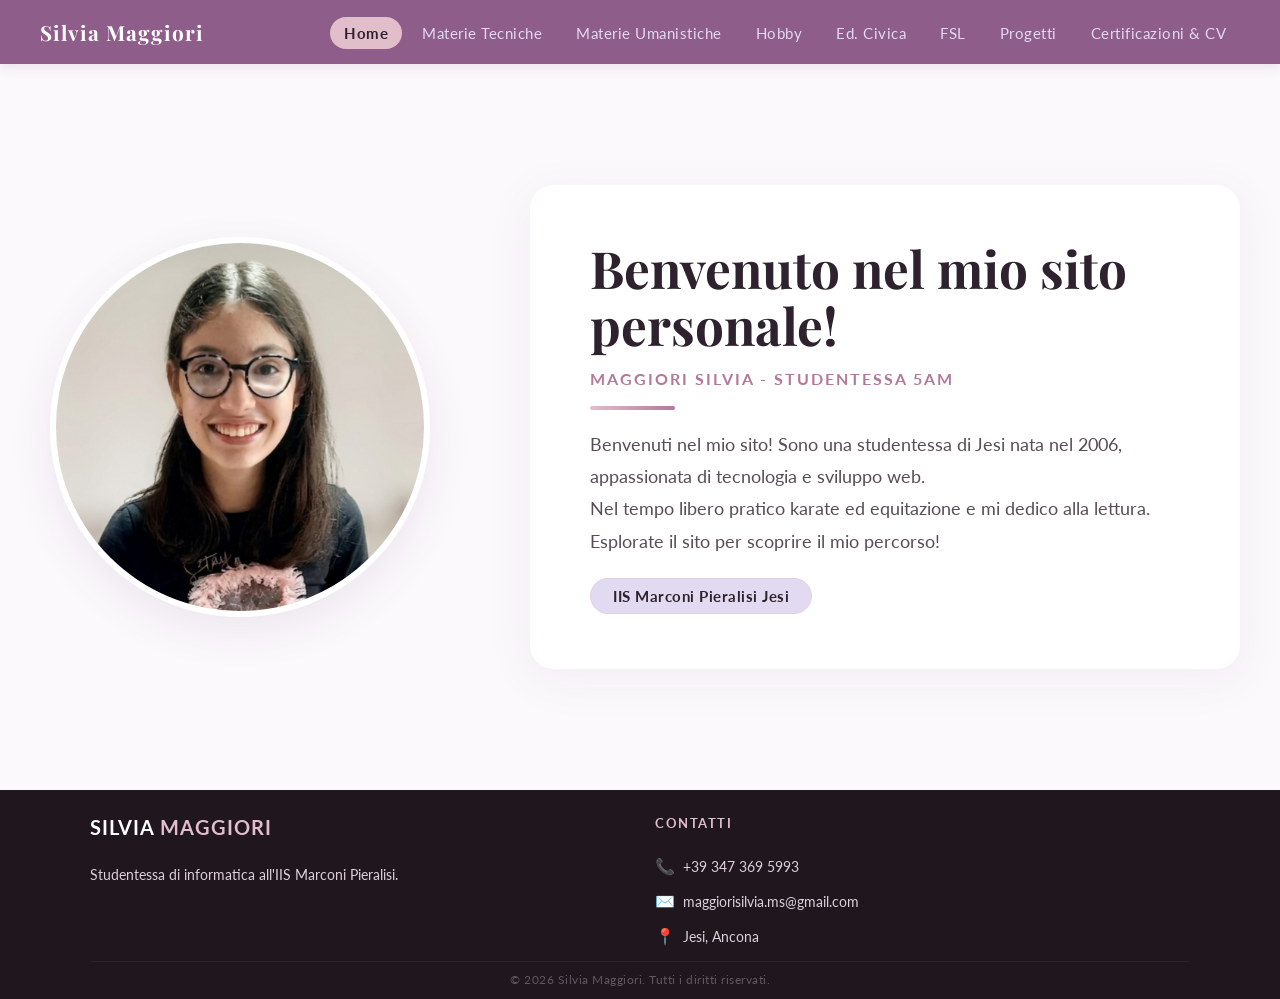
<file: index.html>
<!DOCTYPE html>
<html lang="it">
<head>
  <meta charset="UTF-8">
  <meta name="viewport" content="width=device-width, initial-scale=1.0">
  <title>Sito Personale - Home</title>
  <link href="https://fonts.googleapis.com/css2?family=Playfair+Display:wght@400;700&family=Lato:wght@300;400;700&display=swap" rel="stylesheet">
  <link rel="stylesheet" href="stile/style.css">
</head>
<body>

  <!-- NavBar  -->
  <nav>
    <a href="index.html" class="nav-logo">Silvia Maggiori</a>
    <ul class="nav-links">
      <li><a href="index.html" class="active">Home</a></li>
      <li><a href="materieTeniche.html">Materie Tecniche</a></li>
      <li><a href="materieUmanistiche.html">Materie Umanistiche</a></li>
      <li><a href="hobby.html">Hobby</a></li>
      <li><a href="edcivica.html">Ed. Civica</a></li>
      <li><a href="FSL.html">FSL</a></li>
      <li><a href="progetti.html">Progetti</a></li>
      <li><a href="cv.html">Certificazioni & CV</a></li>
    </ul>
    <button class="nav-hamburger" id="hamburger" aria-label="Menu">
      <span></span>
      <span></span>
      <span></span>
    </button>
  </nav>

  <!-- Menu Mobile -->
  <div class="nav-mobile-overlay" id="mobileNav">
    <a href="index.html" class="active">Home</a>
    <a href="materieTeniche.html">Materie Tecniche</a>
    <a href="materieUmanistiche.html">Materie Umanistiche</a>
    <a href="hobby.html">Hobby</a>
    <a href="edcivica.html">Ed. Civica</a>
    <a href="FSL.html">FSL</a>
    <a href="progetti.html">Progetti</a>
    <a href="cv.html">Certificazioni &amp; CV</a>
  </div>

  <!-- Card Personale -->
  <section class="hero">
    <div class="photo-container">
      <img src="img/foto mia.png" alt="Foto profilo" class="profile-image-round">
    </div>

    <div class="profile-card">
      <div class="profile-info">
        <h1 class="profile-name">Benvenuto nel mio sito personale!</h1>
        <p class="profile-subtitle">Maggiori Silvia - Studentessa 5am</p>
        <div class="divider"></div>
        <p class="profile-desc">
          Benvenuti nel mio sito! Sono una studentessa di Jesi nata nel 2006,
          appassionata di tecnologia e sviluppo web. <br>
          Nel tempo libero pratico
          karate ed equitazione e mi dedico alla lettura.
          Esplorate il sito per scoprire il mio percorso!
        </p>
        <div class="profile-badge">
           IIS Marconi Pieralisi Jesi
        </div>
      </div>
    </div>
  </section>

  <!-- Footer -->
  <footer>
    <div class="footer-container">
      <div class="footer-column bio">
        <h3>SILVIA <span class="highlight">MAGGIORI</span></h3>
        <p>Studentessa di informatica all'IIS Marconi Pieralisi.</p>
      </div>
      <div class="footer-column contacts">
        <h4>CONTATTI</h4>
        <ul>
          <li><span class="icon">📞</span> +39 347 369 5993</li>
          <li><span class="icon">✉️</span> <a href="mailto:maggiorisilvia.ms@gmail.com">maggiorisilvia.ms@gmail.com</a></li>
          <li><span class="icon">📍</span> Jesi, Ancona</li>
        </ul>
      </div>
    </div>
    <!-- Copyright -->
    <div class="footer-bottom">
      &copy; 2026 Silvia Maggiori. Tutti i diritti riservati.
    </div>
  </footer>

  <script>
    const btn = document.getElementById('hamburger');
    const menu = document.getElementById('mobileNav');
    btn.addEventListener('click', () => {
      btn.classList.toggle('open');
      menu.classList.toggle('open');
    });
  </script>

</body>
</html>
</file>
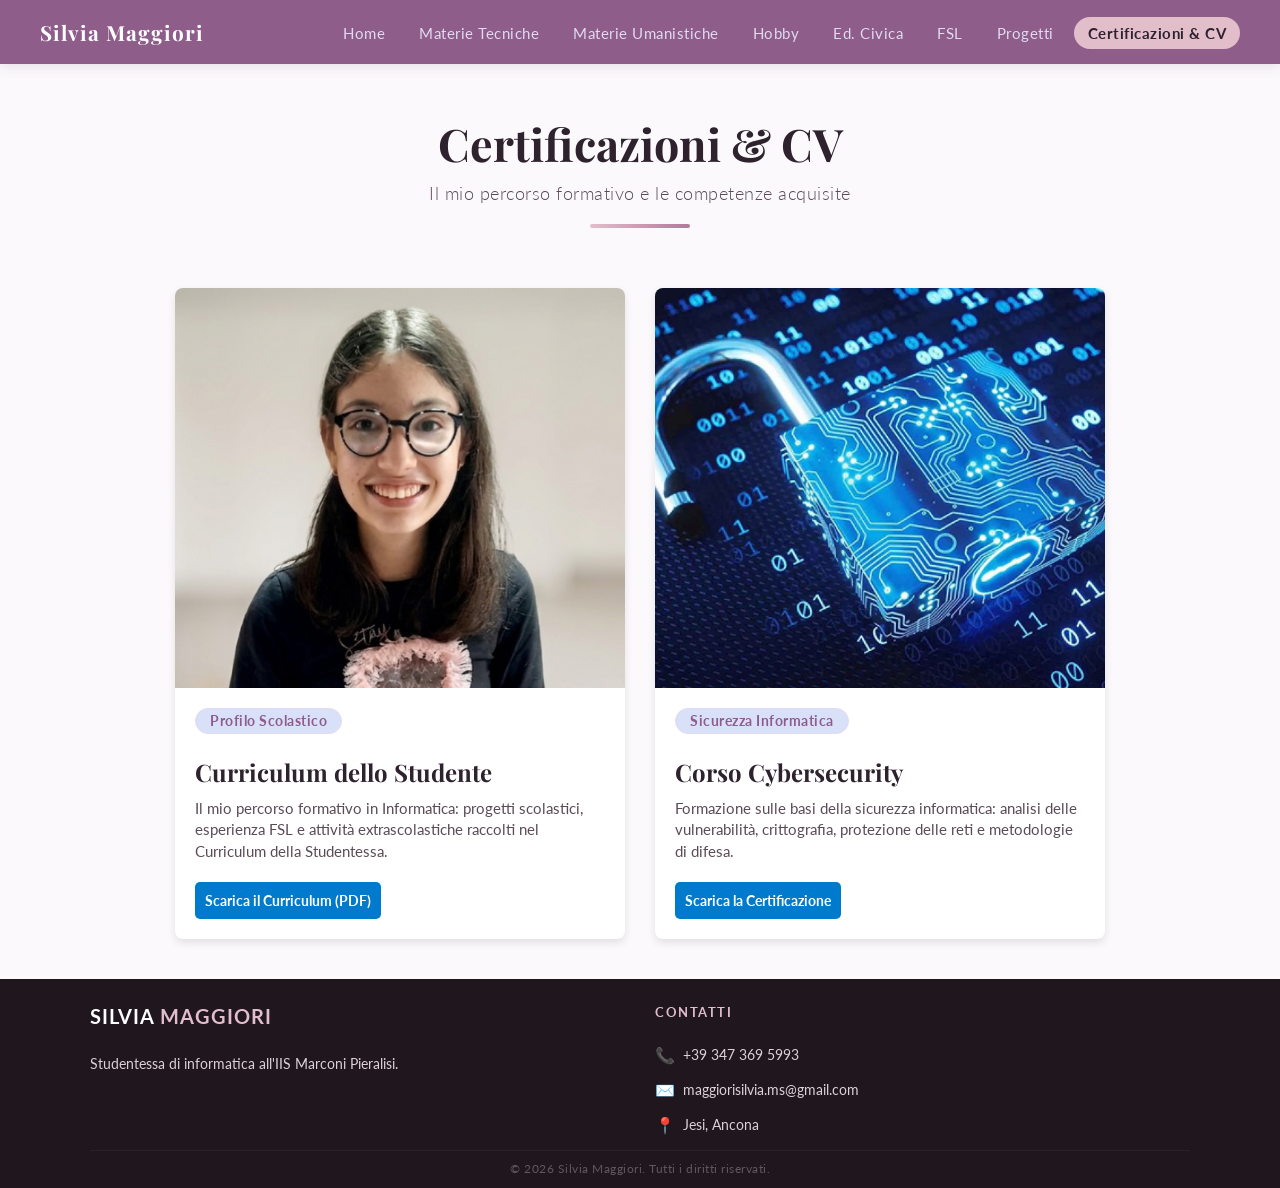
<file: cv.html>
<!DOCTYPE html>
<html lang="it">
<head>
  <meta charset="UTF-8">
  <meta name="viewport" content="width=device-width, initial-scale=1.0">
  <title>Certificazioni & CV - Sito Personale</title>
  <link href="https://fonts.googleapis.com/css2?family=Playfair+Display:wght@400;700&family=Lato:wght@300;400;700&display=swap" rel="stylesheet">
  <link rel="stylesheet" href="stile/style.css">
</head>
<body>

  <!-- Navbar -->
  <nav>
    <a href="index.html" class="nav-logo">Silvia Maggiori</a>
    <ul class="nav-links">
      <li><a href="index.html">Home</a></li>
      <li><a href="materieTeniche.html">Materie Tecniche</a></li>
      <li><a href="materieUmanistiche.html">Materie Umanistiche</a></li>
      <li><a href="hobby.html">Hobby</a></li>
      <li><a href="edcivica.html">Ed. Civica</a></li>
      <li><a href="FSL.html">FSL</a></li>
      <li><a href="progetti.html">Progetti</a></li>
      <li><a href="cv.html" class="active">Certificazioni & CV</a></li>
    </ul>
    <button class="nav-hamburger" id="hamburger" aria-label="Menu">
      <span></span>
      <span></span>
      <span></span>
    </button>
  </nav>

  <!-- Menu Mobile -->
  <div class="nav-mobile-overlay" id="mobileNav">
    <a href="index.html">Home</a>
    <a href="materieTeniche.html">Materie Tecniche</a>
    <a href="materieUmanistiche.html">Materie Umanistiche</a>
    <a href="hobby.html">Hobby</a>
    <a href="edcivica.html">Ed. Civica</a>
    <a href="FSL.html">FSL</a>
    <a href="progetti.html">Progetti</a>
    <a href="cv.html" class="active">Certificazioni &amp; CV</a>
  </div>

  <!--Titolo -->
  <header class="page-header">
    <h1 class="page-title">Certificazioni & CV</h1>
    <p class="page-subtitle">Il mio percorso formativo e le competenze acquisite</p>
    <div class="divider-center"></div>
  </header>

  <!-- Card Certificazioni -->
  <main style="display: flex; flex-wrap: wrap; justify-content: center; gap: 30px; padding: 40px 20px; max-width: 1200px; margin: 0 auto;">

    <!-- Cv -->
    <section class="pcto-card" style="flex: 1; min-width: 300px; max-width: 450px; display: flex; flex-direction: column; height: auto; margin: 0; box-shadow: 0 4px 8px rgba(0,0,0,0.1); border-radius: 8px; overflow: hidden;">
      <!-- Spazio foto: inserire img/foto mia.png -->
      <div class="pcto-image-wrapper" style="width: 100%; height: 200px; overflow: hidden;">
        <img src="img/foto mia.png" alt="Curriculum dello Studente" class="pcto-img" style="width: 100%; height: 100%; object-fit: cover;">
      </div>
      <div class="pcto-content" style="padding: 20px; flex-grow: 1; display: flex; flex-direction: column; justify-content: space-between;">
        <div>
          <span class="pcto-badge"> Profilo Scolastico</span>
          <h2 class="pcto-name" style="margin: 10px 0; font-size: 1.5rem;">Curriculum dello Studente</h2>
          <p class="pcto-desc" style="font-size: 0.95rem; line-height: 1.4;">
            Il mio percorso formativo in Informatica: progetti scolastici, esperienza  FSL
            e attività extrascolastiche raccolti nel Curriculum della Studentessa.
          </p>
        </div>
        <p style="margin-top: 20px;">
          <!-- Link al PDF del curriculum -->
          <a href="documenti/Curriculum_MGGSLV06R51E388K (1).pdf" download
            style="display: block; text-align: center; padding: 10px; background-color: #007acc; color: white; text-decoration: none; border-radius: 5px; font-weight: bold; font-size: 0.9rem;">
            Scarica il Curriculum (PDF)
          </a>
        </p>
      </div>
    </section>

    <!-- Cybersecurity -->
    <section class="pcto-card" style="flex: 1; min-width: 300px; max-width: 450px; display: flex; flex-direction: column; height: auto; margin: 0; box-shadow: 0 4px 8px rgba(0,0,0,0.1); border-radius: 8px; overflow: hidden;">
      <div class="pcto-image-wrapper" style="width: 100%; height: 200px; overflow: hidden;">
        <img src="img/sistemi.jpg" alt="Corso Cybersecurity" class="pcto-img" style="width: 100%; height: 100%; object-fit: cover;">
      </div>
      <div class="pcto-content" style="padding: 20px; flex-grow: 1; display: flex; flex-direction: column; justify-content: space-between;">
        <div>
          <span class="pcto-badge"> Sicurezza Informatica</span>
          <h2 class="pcto-name" style="margin: 10px 0; font-size: 1.5rem;">Corso Cybersecurity</h2>
          <p class="pcto-desc" style="font-size: 0.95rem; line-height: 1.4;">
            Formazione sulle basi della sicurezza informatica: analisi delle vulnerabilità,
            crittografia, protezione delle reti e metodologie di difesa.
          </p>
        </div>
        <p style="margin-top: 20px;">
          <!-- Link alla certificazione -->
          <a href="documenti/certificazione.pdf" download
            style="display: block; text-align: center; padding: 10px; background-color: #007acc; color: white; text-decoration: none; border-radius: 5px; font-weight: bold; font-size: 0.9rem;">
            Scarica la Certificazione
          </a>
        </p>
      </div>
    </section>

  </main>

  <!-- Footer-->
  <footer>
    <div class="footer-container">
      <div class="footer-column bio">
        <h3>SILVIA <span class="highlight">MAGGIORI</span></h3>
        <p>Studentessa di informatica all'IIS Marconi Pieralisi.</p>
      </div>
      <div class="footer-column contacts">
        <h4>CONTATTI</h4>
        <ul>
          <li><span class="icon">📞</span> +39 347 369 5993</li>
          <li><span class="icon">✉️</span> <a href="mailto:maggiorisilvia.ms@gmail.com">maggiorisilvia.ms@gmail.com</a></li>
          <li><span class="icon">📍</span> Jesi, Ancona</li>
        </ul>
      </div>
    </div>
    <div class="footer-bottom">
      &copy; 2026 Silvia Maggiori. Tutti i diritti riservati.
    </div>
  </footer>

  <script>
    const btn = document.getElementById('hamburger');
    const menu = document.getElementById('mobileNav');
    btn.addEventListener('click', () => {
      btn.classList.toggle('open');
      menu.classList.toggle('open');
    });
  </script>

</body>
</html>
</file>
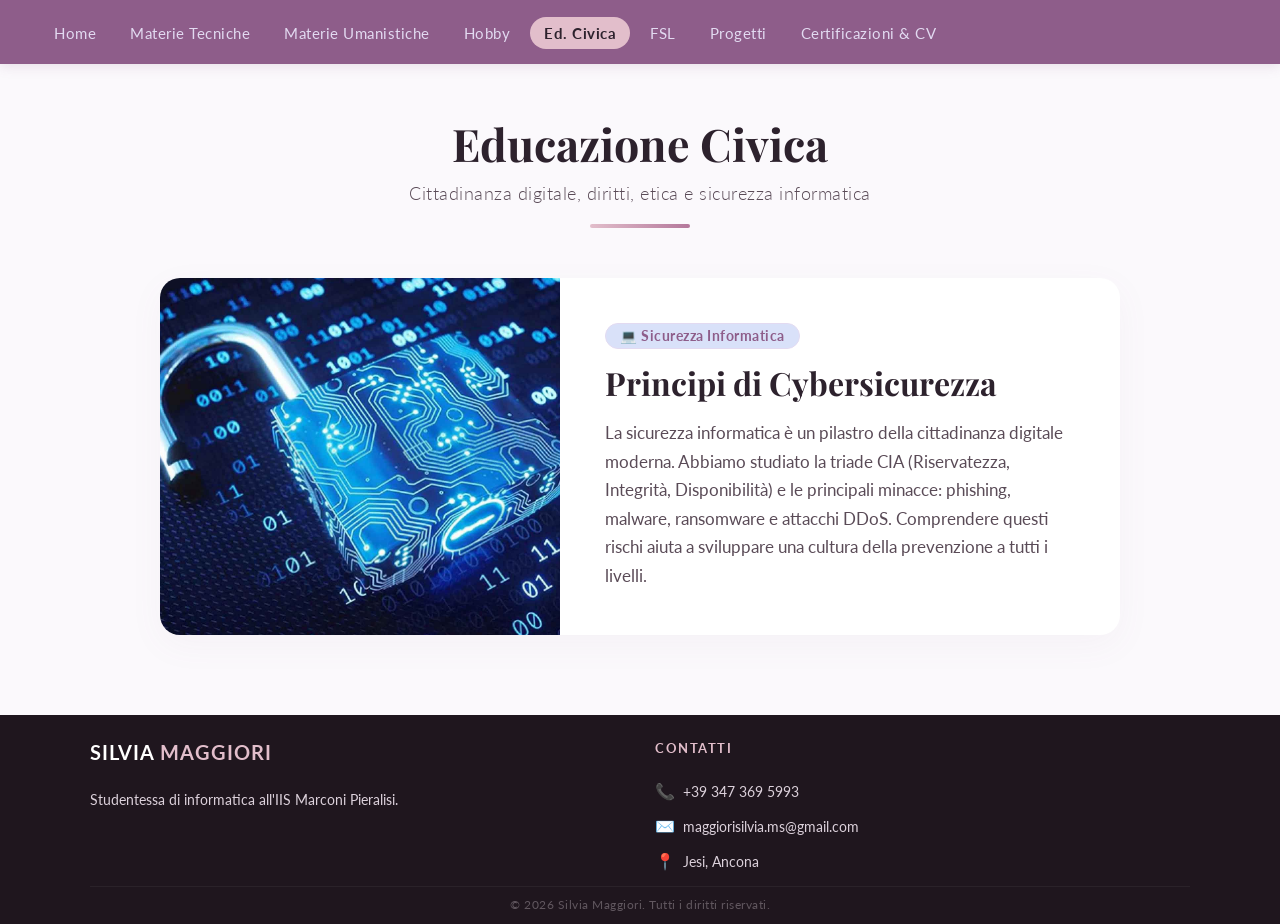
<file: edCivica.html>
<!DOCTYPE html>
<html lang="it">
<head>
  <meta charset="UTF-8">
  <meta name="viewport" content="width=device-width, initial-scale=1.0">
  <title>Educazione Civica - Sito Personale</title>
  <link href="https://fonts.googleapis.com/css2?family=Playfair+Display:wght@400;700&family=Lato:wght@300;400;700&display=swap" rel="stylesheet">
  <link rel="stylesheet" href="stile/style.css">
</head>
<body>

  <!-- NavBar -->
  <nav>
    <ul class="nav-links">
      <li><a href="index.html">Home</a></li>
      <li><a href="materieTeniche.html">Materie Tecniche</a></li>
      <li><a href="materieUmanistiche.html">Materie Umanistiche</a></li>
      <li><a href="hobby.html">Hobby</a></li>
      <li><a href="edcivica.html" class="active">Ed. Civica</a></li>
      <li><a href="FSL.html">FSL</a></li>
      <li><a href="progetti.html">Progetti</a></li>
      <li><a href="cv.html">Certificazioni & CV</a></li>
    </ul>
  </nav>

  <!-- Titolo -->
  <header class="page-header">
    <h1 class="page-title">Educazione Civica</h1>
    <p class="page-subtitle">Cittadinanza digitale, diritti, etica e sicurezza informatica</p>
    <div class="divider-center"></div>
  </header>

  <!-- Temi -->
  <main class="pcto-container">

    <!-- Cybersicurezza tema scelto -->
    <section class="pcto-card">
      <div class="pcto-image-wrapper">
        <img src="img/sistemi.jpg" alt="Cybersicurezza" class="pcto-img">
      </div>
      <div class="pcto-content">
        <span class="pcto-badge">💻 Sicurezza Informatica</span>
        <h2 class="pcto-name">Principi di Cybersicurezza</h2>
        <p class="pcto-desc">
          La sicurezza informatica è un pilastro della cittadinanza digitale moderna.
          Abbiamo studiato la triade CIA (Riservatezza, Integrità, Disponibilità) e le principali
          minacce: phishing, malware, ransomware e attacchi DDoS. Comprendere questi rischi
          aiuta a sviluppare una cultura della prevenzione a tutti i livelli.
        </p>
      </div>
    </section>    

  </main>

  <!-- Footer -->
  <footer>
    <div class="footer-container">
      <div class="footer-column bio">
        <h3>SILVIA <span class="highlight">MAGGIORI</span></h3>
        <p>Studentessa di informatica all'IIS Marconi Pieralisi.</p>
      </div>
      <div class="footer-column contacts">
        <h4>CONTATTI</h4>
        <ul>
          <li><span class="icon">📞</span> +39 347 369 5993</li>
          <li><span class="icon">✉️</span> <a href="mailto:maggiorisilvia.ms@gmail.com">maggiorisilvia.ms@gmail.com</a></li>
          <li><span class="icon">📍</span> Jesi, Ancona</li>
        </ul>
      </div>
    </div>
    <div class="footer-bottom">
      &copy; 2026 Silvia Maggiori. Tutti i diritti riservati.
    </div>
  </footer>

</body>
</html>
</file>
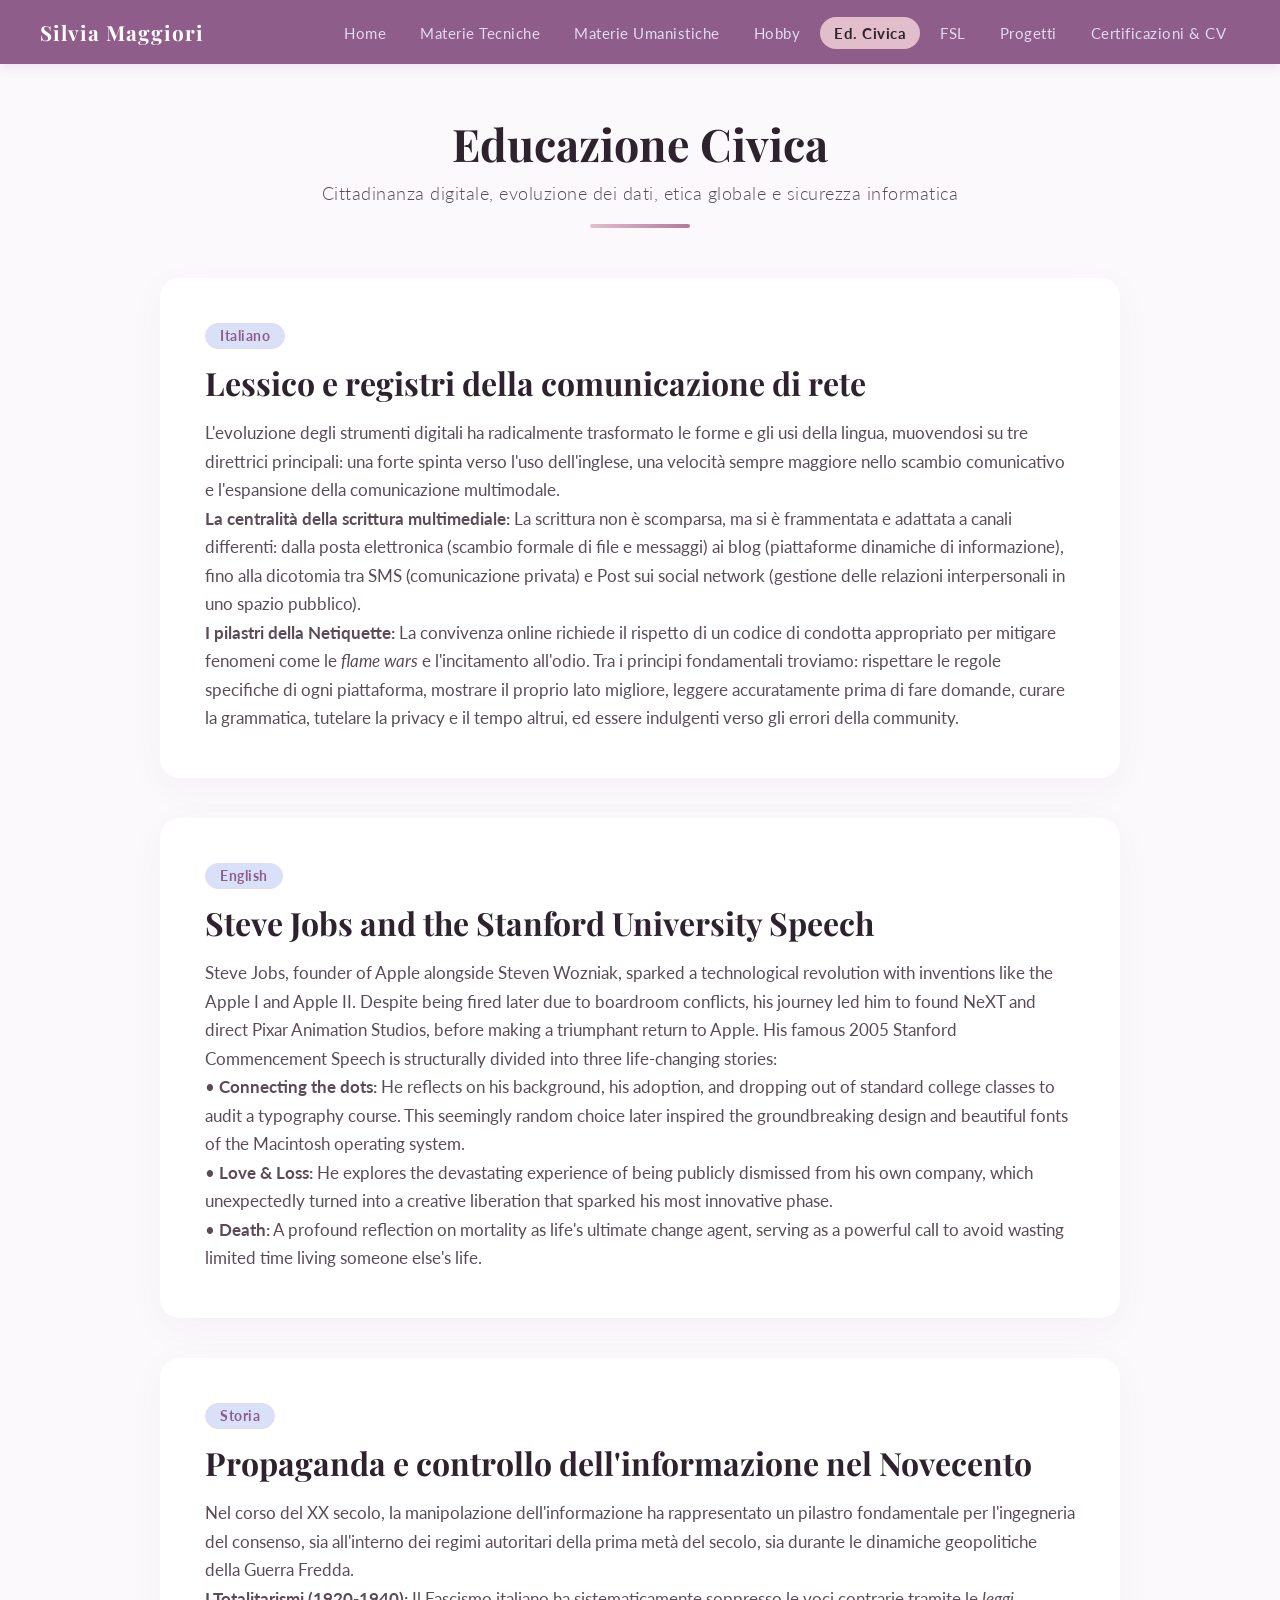
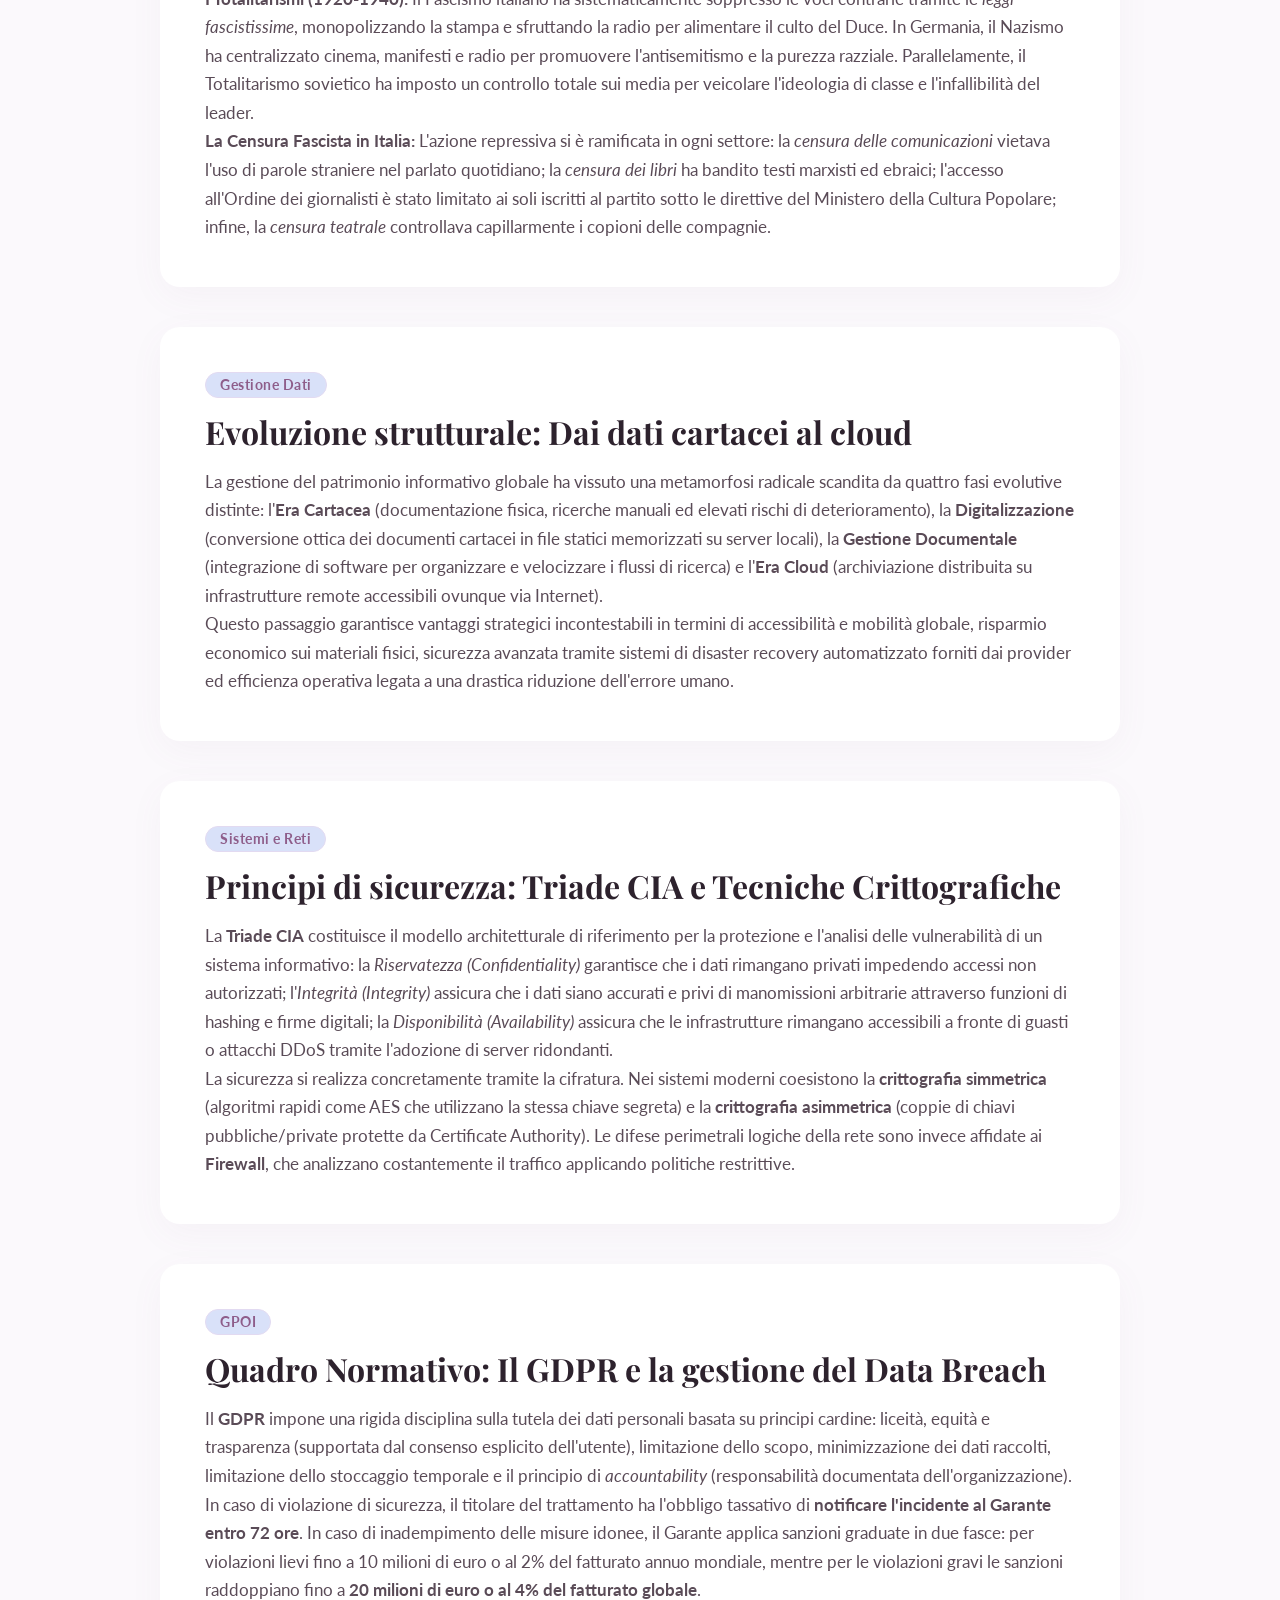
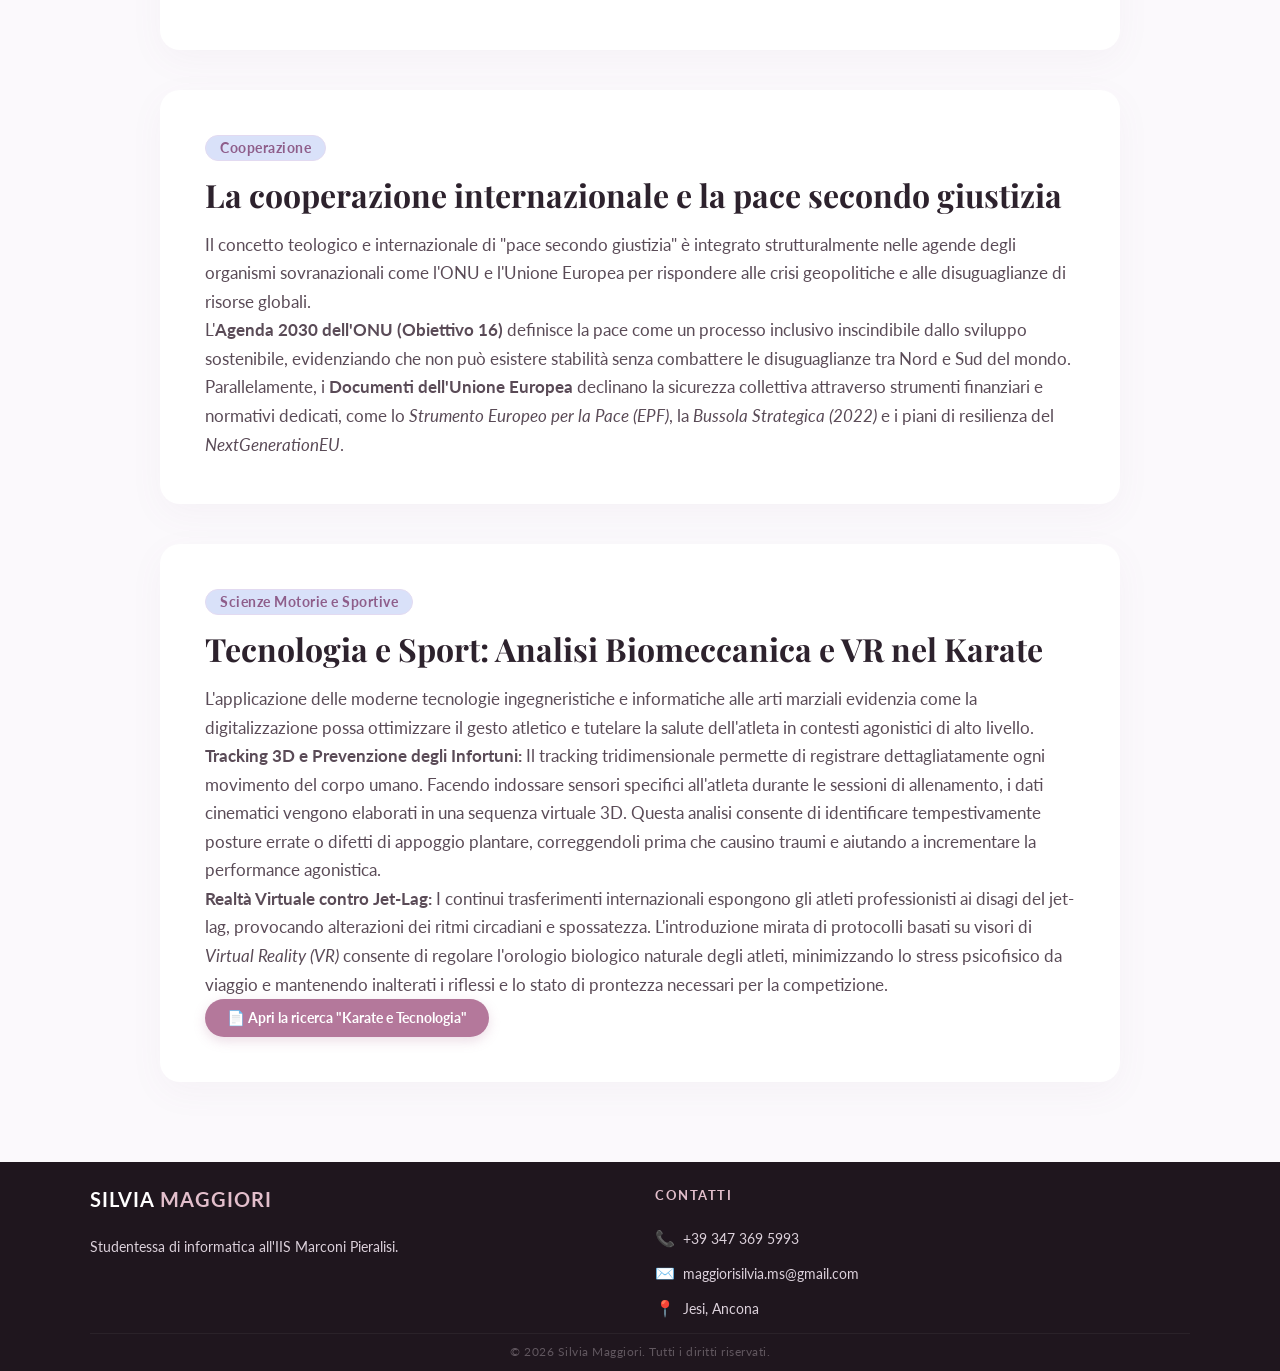
<file: edcivica.html>
<!DOCTYPE html>
<html lang="it">
<head>
  <meta charset="UTF-8">
  <meta name="viewport" content="width=device-width, initial-scale=1.0">
  <title>Educazione Civica - Silvia Maggiori</title>
  <link href="https://fonts.googleapis.com/css2?family=Playfair+Display:wght@400;700&family=Lato:wght@300;400;700&display=swap" rel="stylesheet">
  <link rel="stylesheet" href="stile/style.css">
</head>
<body>

  <!-- NavBar -->
  <nav>
    <a href="index.html" class="nav-logo">Silvia Maggiori</a>
    <ul class="nav-links">
      <li><a href="index.html">Home</a></li>
      <li><a href="materieTeniche.html">Materie Tecniche</a></li>
      <li><a href="materieUmanistiche.html">Materie Umanistiche</a></li>
      <li><a href="hobby.html">Hobby</a></li>
      <li><a href="edcivica.html" class="active">Ed. Civica</a></li>
      <li><a href="FSL.html">FSL</a></li>
      <li><a href="progetti.html">Progetti</a></li>
      <li><a href="cv.html">Certificazioni & CV</a></li>
    </ul>
    <button class="nav-hamburger" id="hamburger" aria-label="Menu">
      <span></span>
      <span></span>
      <span></span>
    </button>
  </nav>

  <!-- Menu Mobile -->
  <div class="nav-mobile-overlay" id="mobileNav">
    <a href="index.html">Home</a>
    <a href="materieTeniche.html">Materie Tecniche</a>
    <a href="materieUmanistiche.html">Materie Umanistiche</a>
    <a href="hobby.html">Hobby</a>
    <a href="edcivica.html" class="active">Ed. Civica</a>
    <a href="FSL.html">FSL</a>
    <a href="progetti.html">Progetti</a>
    <a href="cv.html">Certificazioni & CV</a>
  </div>

  <!-- Titolo della pagina -->
  <header class="page-header">
    <h1 class="page-title">Educazione Civica</h1>
    <p class="page-subtitle">Cittadinanza digitale, evoluzione dei dati, etica globale e sicurezza informatica</p>
    <div class="divider-center"></div>
  </header>

  <!-- Contenitore Principale delle Card -->
  <main class="pcto-container">

    <!-- 1. ITALIANO -->
    <section class="pcto-card">
      <div class="pcto-content">
        <span class="pcto-badge">Italiano</span>
        <h2 class="pcto-name">Lessico e registri della comunicazione di rete</h2>
        <p class="pcto-desc">
          L'evoluzione degli strumenti digitali ha radicalmente trasformato le forme e gli usi della lingua, muovendosi su tre direttrici principali: una forte spinta verso l'uso dell'inglese, una velocità sempre maggiore nello scambio comunicativo e l'espansione della comunicazione multimodale.
        </p>
        <p class="pcto-desc">
          <strong>La centralità della scrittura multimediale:</strong> La scrittura non è scomparsa, ma si è frammentata e adattata a canali differenti: dalla posta elettronica (scambio formale di file e messaggi) ai blog (piattaforme dinamiche di informazione), fino alla dicotomia tra SMS (comunicazione privata) e Post sui social network (gestione delle relazioni interpersonali in uno spazio pubblico).
        </p>
        <p class="pcto-desc">
          <strong>I pilastri della Netiquette:</strong> La convivenza online richiede il rispetto di un codice di condotta appropriato per mitigare fenomeni come le <em>flame wars</em> e l'incitamento all'odio. Tra i principi fondamentali troviamo: rispettare le regole specifiche di ogni piattaforma, mostrare il proprio lato migliore, leggere accuratamente prima di fare domande, curare la grammatica, tutelare la privacy e il tempo altrui, ed essere indulgenti verso gli errori della community.
        </p>
      </div>
    </section>

    <!-- 2. INGLESE -->
    <section class="pcto-card">
      <div class="pcto-content">
        <span class="pcto-badge"> English</span>
        <h2 class="pcto-name">Steve Jobs and the Stanford University Speech</h2>
        <p class="pcto-desc">
          Steve Jobs, founder of Apple alongside Steven Wozniak, sparked a technological revolution with inventions like the Apple I and Apple II. Despite being fired later due to boardroom conflicts, his journey led him to found NeXT and direct Pixar Animation Studios, before making a triumphant return to Apple. His famous 2005 Stanford Commencement Speech is structurally divided into three life-changing stories:
        </p>
        <p class="pcto-desc">
          • <strong>Connecting the dots:</strong> He reflects on his background, his adoption, and dropping out of standard college classes to audit a typography course. This seemingly random choice later inspired the groundbreaking design and beautiful fonts of the Macintosh operating system.<br>
          • <strong>Love & Loss:</strong> He explores the devastating experience of being publicly dismissed from his own company, which unexpectedly turned into a creative liberation that sparked his most innovative phase.<br>
          • <strong>Death:</strong> A profound reflection on mortality as life's ultimate change agent, serving as a powerful call to avoid wasting limited time living someone else's life.
        </p>
      </div>
    </section>

    <!-- 3. STORIA -->
    <section class="pcto-card">
      <div class="pcto-content">
        <span class="pcto-badge"> Storia</span>
        <h2 class="pcto-name">Propaganda e controllo dell'informazione nel Novecento</h2>
        <p class="pcto-desc">
          Nel corso del XX secolo, la manipolazione dell'informazione ha rappresentato un pilastro fondamentale per l'ingegneria del consenso, sia all'interno dei regimi autoritari della prima metà del secolo, sia durante le dinamiche geopolitiche della Guerra Fredda.
        </p>
        <p class="pcto-desc">
          <strong>I Totalitarismi (1920-1940):</strong> Il Fascismo italiano ha sistematicamente soppresso le voci contrarie tramite le <em>leggi fascistissime</em>, monopolizzando la stampa e sfruttando la radio per alimentare il culto del Duce. In Germania, il Nazismo ha centralizzato cinema, manifesti e radio per promuovere l'antisemitismo e la purezza razziale. Parallelamente, il Totalitarismo sovietico ha imposto un controllo totale sui media per veicolare l'ideologia di classe e l'infallibilità del leader.
        </p>
        <p class="pcto-desc">
          <strong>La Censura Fascista in Italia:</strong> L'azione repressiva si è ramificata in ogni settore: la <em>censura delle comunicazioni</em> vietava l'uso di parole straniere nel parlato quotidiano; la <em>censura dei libri</em> ha bandito testi marxisti ed ebraici; l'accesso all'Ordine dei giornalisti è stato limitato ai soli iscritti al partito sotto le direttive del Ministero della Cultura Popolare; infine, la <em>censura teatrale</em> controllava capillarmente i copioni delle compagnie.
        </p>
      </div>
    </section>

    <!-- 4. INFORMATICA / GPOI -->
    <section class="pcto-card">
      <div class="pcto-content">
        <span class="pcto-badge"> Gestione Dati</span>
        <h2 class="pcto-name">Evoluzione strutturale: Dai dati cartacei al cloud</h2>
        <p class="pcto-desc">
          La gestione del patrimonio informativo globale ha vissuto una metamorfosi radicale scandita da quattro fasi evolutive distinte: l'<strong>Era Cartacea</strong> (documentazione fisica, ricerche manuali ed elevati rischi di deterioramento), la <strong>Digitalizzazione</strong> (conversione ottica dei documenti cartacei in file statici memorizzati su server locali), la <strong>Gestione Documentale</strong> (integrazione di software per organizzare e velocizzare i flussi di ricerca) e l'<strong>Era Cloud</strong> (archiviazione distribuita su infrastrutture remote accessibili ovunque via Internet).
        </p>
        <p class="pcto-desc">
          Questo passaggio garantisce vantaggi strategici incontestabili in termini di accessibilità e mobilità globale, risparmio economico sui materiali fisici, sicurezza avanzata tramite sistemi di disaster recovery automatizzato forniti dai provider ed efficienza operativa legata a una drastica riduzione dell'errore umano.
        </p>
      </div>
    </section>

    <!-- 5. SISTEMI E RETI -->
    <section class="pcto-card">
      <div class="pcto-content">
        <span class="pcto-badge"> Sistemi e Reti</span>
        <h2 class="pcto-name">Principi di sicurezza: Triade CIA e Tecniche Crittografiche</h2>
        <p class="pcto-desc">
          La <strong>Triade CIA</strong> costituisce il modello architetturale di riferimento per la protezione e l'analisi delle vulnerabilità di un sistema informativo: la <em>Riservatezza (Confidentiality)</em> garantisce che i dati rimangano privati impedendo accessi non autorizzati; l'<em>Integrità (Integrity)</em> assicura che i dati siano accurati e privi di manomissioni arbitrarie attraverso funzioni di hashing e firme digitali; la <em>Disponibilità (Availability)</em> assicura che le infrastrutture rimangano accessibili a fronte di guasti o attacchi DDoS tramite l'adozione di server ridondanti.
        </p>
        <p class="pcto-desc">
          La sicurezza si realizza concretamente tramite la cifratura. Nei sistemi moderni coesistono la <strong>crittografia simmetrica</strong> (algoritmi rapidi come AES che utilizzano la stessa chiave segreta) e la <strong>crittografia asimmetrica</strong> (coppie di chiavi pubbliche/private protette da Certificate Authority). Le difese perimetrali logiche della rete sono invece affidate ai <strong>Firewall</strong>, che analizzano costantemente il traffico applicando politiche restrittive.
        </p>
      </div>
    </section>

    <!-- 6. GPOI -->
    <section class="pcto-card">
      <div class="pcto-content">
        <span class="pcto-badge">GPOI</span>
        <h2 class="pcto-name">Quadro Normativo: Il GDPR e la gestione del Data Breach</h2>
        <p class="pcto-desc">
          Il <strong>GDPR</strong> impone una rigida disciplina sulla tutela dei dati personali basata su principi cardine: liceità, equità e trasparenza (supportata dal consenso esplicito dell'utente), limitazione dello scopo, minimizzazione dei dati raccolti, limitazione dello stoccaggio temporale e il principio di <em>accountability</em> (responsabilità documentata dell'organizzazione).
        </p>
        <p class="pcto-desc">
          In caso di violazione di sicurezza, il titolare del trattamento ha l'obbligo tassativo di <strong>notificare l'incidente al Garante entro 72 ore</strong>. In caso di inadempimento delle misure idonee, il Garante applica sanzioni graduate in due fasce: per violazioni lievi fino a 10 milioni di euro o al 2% del fatturato annuo mondiale, mentre per le violazioni gravi le sanzioni raddoppiano fino a <strong>20 milioni di euro o al 4% del fatturato globale</strong>.
        </p>
      </div>
    </section>

    <!-- 7. IRC / ALTERNATIVA -->
    <section class="pcto-card">
      <div class="pcto-content">
        <span class="pcto-badge"> Cooperazione</span>
        <h2 class="pcto-name">La cooperazione internazionale e la pace secondo giustizia</h2>
        <p class="pcto-desc">
          Il concetto teologico e internazionale di "pace secondo giustizia" è integrato strutturalmente nelle agende degli organismi sovranazionali come l'ONU e l'Unione Europea per rispondere alle crisi geopolitiche e alle disuguaglianze di risorse globali.
        </p>
        <p class="pcto-desc">
          L'<strong>Agenda 2030 dell'ONU (Obiettivo 16)</strong> definisce la pace come un processo inclusivo inscindibile dallo sviluppo sostenibile, evidenziando che non può esistere stabilità senza combattere le disuguaglianze tra Nord e Sud del mondo. Parallelamente, i <strong>Documenti dell'Unione Europea</strong> declinano la sicurezza collettiva attraverso strumenti finanziari e normativi dedicati, come lo <em>Strumento Europeo per la Pace (EPF)</em>, la <em>Bussola Strategica (2022)</em> e i piani di resilienza del <em>NextGenerationEU</em>.
        </p>
      </div>
    </section>

    <!-- 8. SCIENZE MOTORIE E SPORTIVE  -->
    <section class="pcto-card">
      <div class="pcto-content">
        <span class="pcto-badge"> Scienze Motorie e Sportive</span>
        <h2 class="pcto-name">Tecnologia e Sport: Analisi Biomeccanica e VR nel Karate</h2>
        <p class="pcto-desc">
          L'applicazione delle moderne tecnologie ingegneristiche e informatiche alle arti marziali evidenzia come la digitalizzazione possa ottimizzare il gesto atletico e tutelare la salute dell'atleta in contesti agonistici di alto livello.
        </p>
        <p class="pcto-desc">
          <strong>Tracking 3D e Prevenzione degli Infortuni:</strong> Il tracking tridimensionale permette di registrare dettagliatamente ogni movimento del corpo umano. Facendo indossare sensori specifici all'atleta durante le sessioni di allenamento, i dati cinematici vengono elaborati in una sequenza virtuale 3D. Questa analisi consente di identificare tempestivamente posture errate o difetti di appoggio plantare, correggendoli prima che causino traumi e aiutando a incrementare la performance agonistica.
        </p>
        <p class="pcto-desc">
          <strong>Realtà Virtuale contro Jet-Lag:</strong> I continui trasferimenti internazionali espongono gli atleti professionisti ai disagi del jet-lag, provocando alterazioni dei ritmi circadiani e spossatezza. L'introduzione mirata di protocolli basati su visori di <em>Virtual Reality (VR)</em> consente di regolare l'orologio biologico naturale degli atleti, minimizzando lo stress psicofisico da viaggio e mantenendo inalterati i riflessi e lo stato di prontezza necessari per la competizione.
        </p>
        
        
        <a href="documenti/Karate e Tecnologia Maggiori Silvia.pdf" target="_blank" class="pcto-button">
          📄 Apri la ricerca "Karate e Tecnologia"
        </a>
      </div>
    </section>
  </main>

  <!-- Footer -->
  <footer>
    <div class="footer-container">
      <div class="footer-column bio">
        <h3>SILVIA <span class="highlight">MAGGIORI</span></h3>
        <p>Studentessa di informatica all'IIS Marconi Pieralisi.</p>
      </div>
      <div class="footer-column contacts">
        <h4>CONTATTI</h4>
        <ul>
          <li><span class="icon">📞</span> +39 347 369 5993</li>
          <li><span class="icon">✉️</span> <a href="mailto:maggiorisilvia.ms@gmail.com">maggiorisilvia.ms@gmail.com</a></li>
          <li><span class="icon">📍</span> Jesi, Ancona</li>
        </ul>
      </div>
    </div>
    <div class="footer-bottom">
      &copy; 2026 Silvia Maggiori. Tutti i diritti riservati.
    </div>
  </footer>

  <script>
    const btn = document.getElementById('hamburger');
    const menu = document.getElementById('mobileNav');
    btn.addEventListener('click', () => {
      btn.classList.toggle('open');
      menu.classList.toggle('open');
    });
  </script>

</body>
</html>
</file>
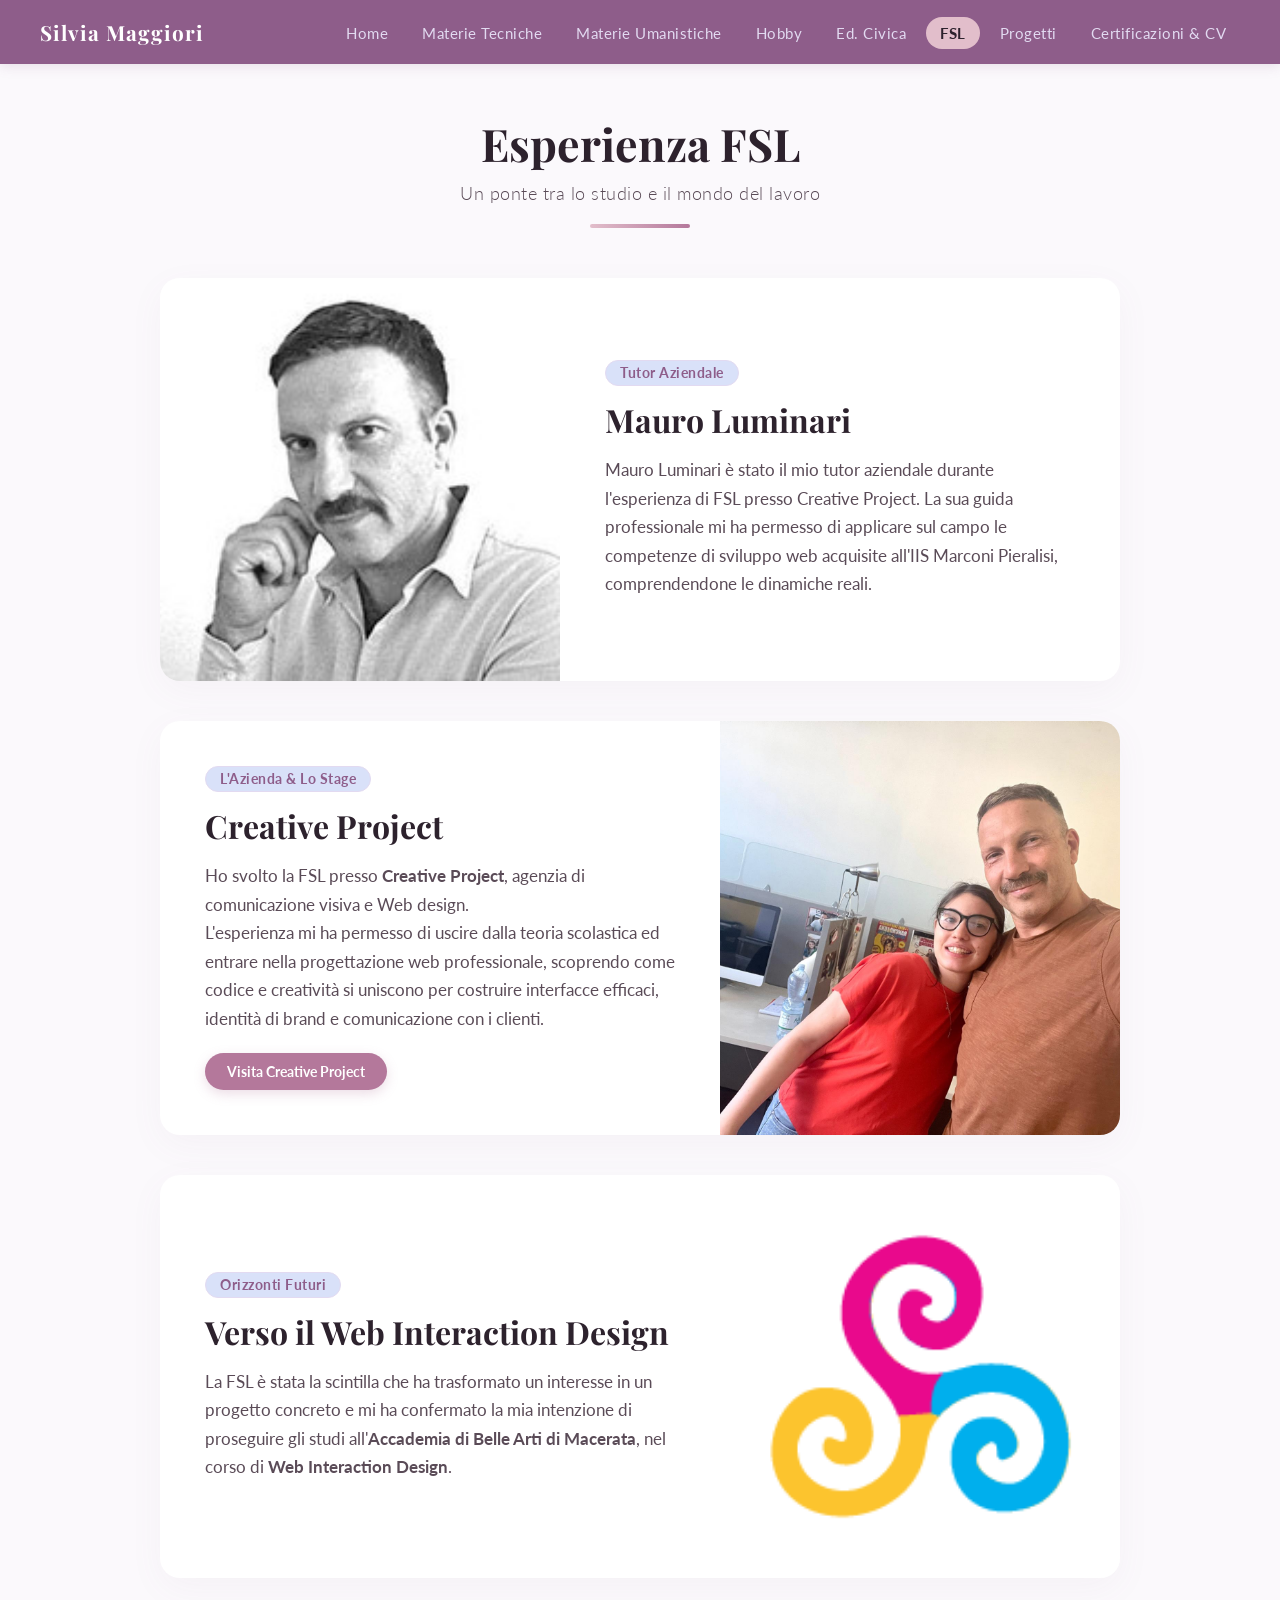
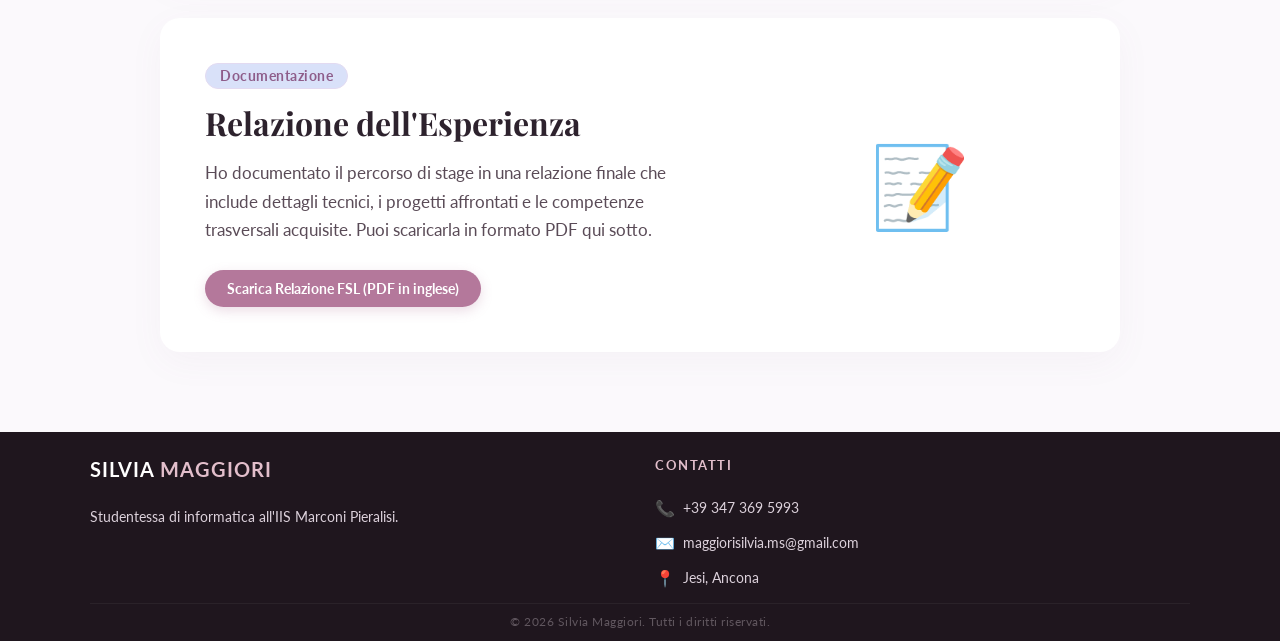
<file: FSL.html>
<!DOCTYPE html>
<html lang="it">
<head>
  <meta charset="UTF-8">
  <meta name="viewport" content="width=device-width, initial-scale=1.0">
  <title>FSL - Il Mio Percorso nel mondo del lavoro</title>
  <link href="https://fonts.googleapis.com/css2?family=Playfair+Display:wght@400;700&family=Lato:wght@300;400;700&display=swap" rel="stylesheet">
  <link rel="stylesheet" href="stile/style.css">
</head>
<body>

  <!-- NavBar-->
  <nav>
    <a href="index.html" class="nav-logo">Silvia Maggiori</a>
    <ul class="nav-links">
      <li><a href="index.html">Home</a></li>
      <li><a href="materieTeniche.html">Materie Tecniche</a></li>
      <li><a href="materieUmanistiche.html">Materie Umanistiche</a></li>
      <li><a href="hobby.html">Hobby</a></li>
      <li><a href="edcivica.html">Ed. Civica</a></li>
      <li><a href="FSL.html" class="active">FSL</a></li>
      <li><a href="progetti.html">Progetti</a></li>
      <li><a href="cv.html">Certificazioni & CV</a></li>
    </ul>
    <button class="nav-hamburger" id="hamburger" aria-label="Menu">
      <span></span>
      <span></span>
      <span></span>
    </button>
  </nav>

  <!-- Menu Mobile -->
  <div class="nav-mobile-overlay" id="mobileNav">
    <a href="index.html">Home</a>
    <a href="materieTeniche.html">Materie Tecniche</a>
    <a href="materieUmanistiche.html">Materie Umanistiche</a>
    <a href="hobby.html">Hobby</a>
    <a href="edcivica.html">Ed. Civica</a>
    <a href="FSL.html" class="active">FSL</a>
    <a href="progetti.html">Progetti</a>
    <a href="cv.html">Certificazioni & CV</a>
  </div>

  <!-- Titolo  -->
  <header class="page-header">
    <h1 class="page-title">Esperienza FSL</h1>
    <p class="page-subtitle">Un ponte tra lo studio e il mondo del lavoro</p>
    <div class="divider-center"></div>
  </header>

  <!-- Card Mauro -->
  <main class="pcto-container">

    <!-- Tutor -->
    <section class="pcto-card">
      <div class="pcto-image-wrapper">
        <img src="img/mauro.jfif" alt="Mauro Luminari" class="pcto-img">
      </div>
      <div class="pcto-content">
        <span class="pcto-badge"> Tutor Aziendale</span>
        <h2 class="pcto-name">Mauro Luminari</h2>
        <p class="pcto-desc">
          Mauro Luminari è stato il mio tutor aziendale durante l'esperienza di FSL presso Creative Project.
          La sua guida professionale mi ha permesso di applicare sul campo le competenze di
          sviluppo web acquisite all'IIS Marconi Pieralisi, comprendendone le dinamiche reali.
        </p>
      </div>
    </section>

    <!-- Creative Project -->
    <section class="pcto-card">
      <div class="pcto-content">
        <span class="pcto-badge"> L'Azienda & Lo Stage</span>
        <h2 class="pcto-name">Creative Project</h2>
        <p class="pcto-desc">
          Ho svolto la FSL presso <strong>Creative Project</strong>, agenzia di comunicazione visiva
          e Web design. <br> L'esperienza mi ha permesso di uscire dalla teoria scolastica
          ed entrare nella progettazione web professionale, scoprendo come codice e creatività
          si uniscono per costruire interfacce efficaci, identità di brand e comunicazione
         con i clienti.
        </p>
        <div style="margin-top: 20px;">
          <a href="https://www.creative-project.it" target="_blank" class="pcto-button">Visita Creative Project</a>
        </div>
      </div>
      <div class="pcto-image-wrapper">
        <img src="img/fotopcto.jpeg" alt="In ufficio presso Creative Project" class="pcto-img">
      </div>
    </section>

    <!-- Futuro  -->
    <section class="pcto-card reverse">
      <div class="pcto-map-wrapper">
        <img src="img/logo pcto.png" alt="logo" class="pcto-img">
      </div>
      <div class="pcto-content">
        <span class="pcto-badge"> Orizzonti Futuri</span>
        <h2 class="pcto-name">Verso il Web Interaction Design</h2>
        <p class="pcto-desc">
          La FSL è stata la scintilla che ha trasformato un interesse in un progetto
          concreto e mi ha confermato la mia intenzione di proseguire gli studi
          all'<strong>Accademia di Belle Arti di Macerata</strong>, nel corso di
          <strong>Web Interaction Design</strong>.
        </p>
      </div>
    </section>

    <!-- pdf  -->
    <section class="pcto-card">
      <div class="pcto-content">
        <span class="pcto-badge">Documentazione</span>
        <h2 class="pcto-name">Relazione dell'Esperienza</h2>
        <p class="pcto-desc">
          Ho documentato il percorso di stage in una relazione finale che include
          dettagli tecnici, i progetti affrontati e le competenze trasversali acquisite.
          Puoi scaricarla in formato PDF qui sotto.
        </p>
        <div style="margin-top: 25px;">
          <a href="documenti/My FsL_compressed.pdf"
            target="_blank" class="pcto-button" download>
             Scarica Relazione FSL (PDF in inglese)
          </a>
        </div>
      </div>
      <!-- Spazio per foto/icona -->
      <div class="pcto-image-wrapper" style="background: var(--baby-blue-light); display: flex; align-items: center; justify-content: center; font-size: 5rem;">
        📝
      </div>
    </section>

  </main>

  <!-- Footer -->
  <footer>
    <div class="footer-container">
      <div class="footer-column bio">
        <h3>SILVIA <span class="highlight">MAGGIORI</span></h3>
        <p>Studentessa di informatica all'IIS Marconi Pieralisi.</p>
      </div>
      <div class="footer-column contacts">
        <h4>CONTATTI</h4>
        <ul>
          <li><span class="icon">📞</span> +39 347 369 5993</li>
          <li><span class="icon">✉️</span> <a href="mailto:maggiorisilvia.ms@gmail.com">maggiorisilvia.ms@gmail.com</a></li>
          <li><span class="icon">📍</span> Jesi, Ancona</li>
        </ul>
      </div>
    </div>
    <div class="footer-bottom">
      &copy; 2026 Silvia Maggiori. Tutti i diritti riservati.
    </div>
  </footer>

  <script>
    const btn = document.getElementById('hamburger');
    const menu = document.getElementById('mobileNav');
    btn.addEventListener('click', () => {
      btn.classList.toggle('open');
      menu.classList.toggle('open');
      
    });
  </script>

</body>
</html>
</file>
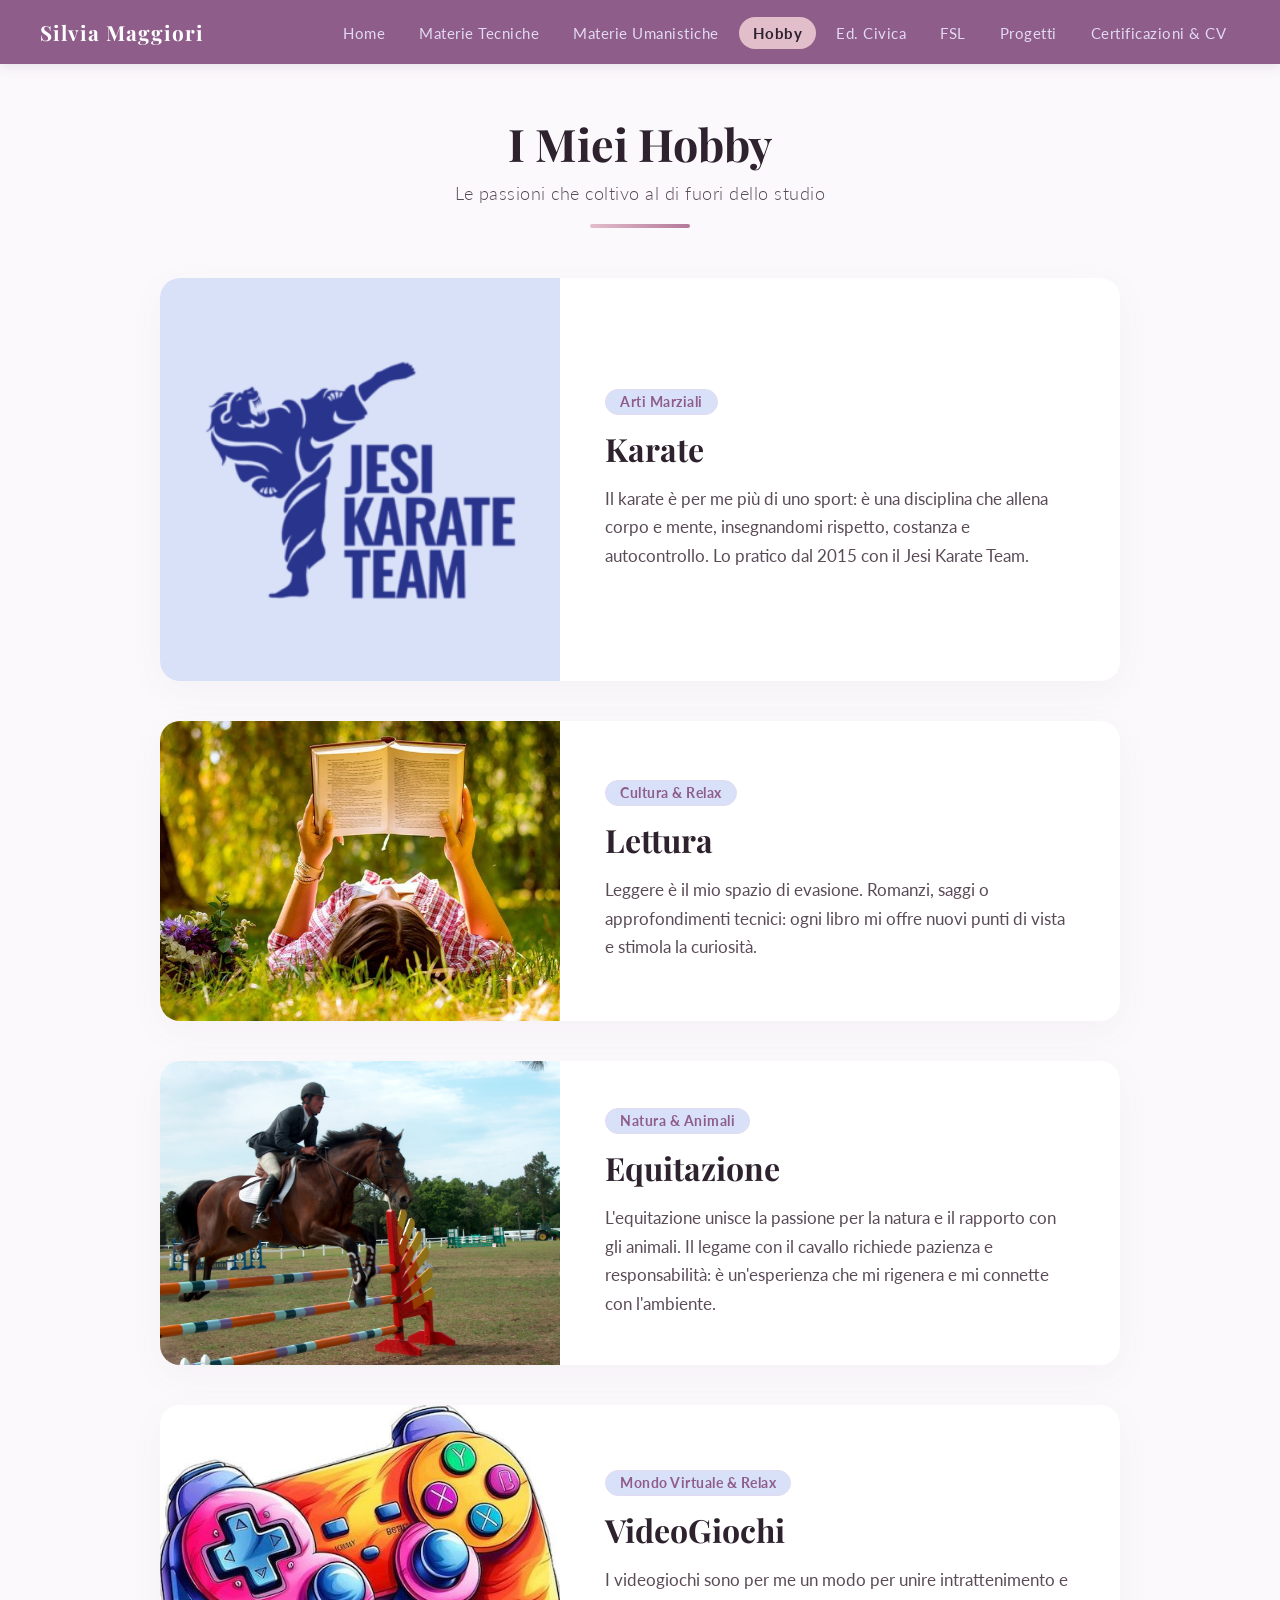
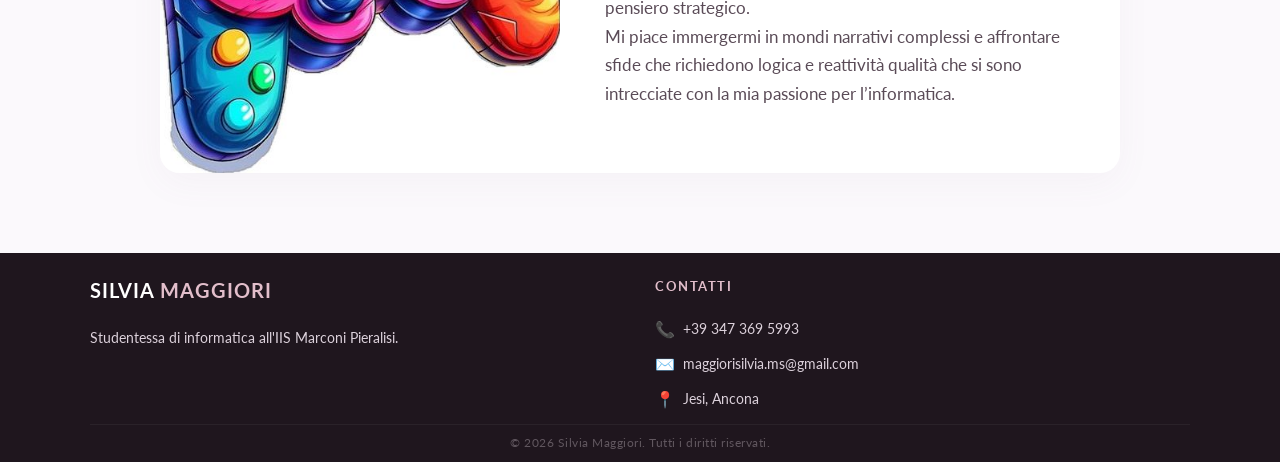
<file: hobby.html>
<!DOCTYPE html>
<html lang="it">
<head>
  <meta charset="UTF-8">
  <meta name="viewport" content="width=device-width, initial-scale=1.0">
  <title>I Miei Hobby - Sito Personale</title>
  <link href="https://fonts.googleapis.com/css2?family=Playfair+Display:wght@400;700&family=Lato:wght@300;400;700&display=swap" rel="stylesheet">
  <link rel="stylesheet" href="stile/style.css">
</head>
<body>

  <!-- NavBAr-->
  <nav>
    <a href="index.html" class="nav-logo">Silvia Maggiori</a>
    <ul class="nav-links">
      <li><a href="index.html">Home</a></li>
      <li><a href="materieTeniche.html">Materie Tecniche</a></li>
      <li><a href="materieUmanistiche.html">Materie Umanistiche</a></li>
      <li><a href="hobby.html" class="active">Hobby</a></li>
      <li><a href="edcivica.html">Ed. Civica</a></li>
      <li><a href="FSL.html">FSL</a></li>
      <li><a href="progetti.html">Progetti</a></li>
      <li><a href="cv.html">Certificazioni & CV</a></li>
    </ul>
    <button class="nav-hamburger" id="hamburger" aria-label="Menu">
      <span></span>
      <span></span>
      <span></span>
    </button>
  </nav>

  <!-- Menu Mobile -->
  <div class="nav-mobile-overlay" id="mobileNav">
    <a href="index.html">Home</a>
    <a href="materieTeniche.html">Materie Tecniche</a>
    <a href="materieUmanistiche.html">Materie Umanistiche</a>
    <a href="hobby.html" class="active">Hobby</a>
    <a href="edcivica.html">Ed. Civica</a>
    <a href="FSL.html">FSL</a>
    <a href="progetti.html">Progetti</a>
    <a href="cv.html">Certificazioni &amp; CV</a>
  </div>

  <!-- Titolo -->
  <header class="page-header">
    <h1 class="page-title">I Miei Hobby</h1>
    <p class="page-subtitle">Le passioni che coltivo al di fuori dello studio</p>
    <div class="divider-center"></div>
  </header>

  <!-- titolo -->
  <main class="hobby-container">

    <!-- KARATE -->
    <section class="hobby-card">
      <div class="hobby-image-wrapper">
        <img src="img/karate.png" alt="Jesi Karate Team Logo" class="hobby-img fit-contain">
      </div>
      <div class="hobby-content">
        <span class="hobby-badge"> Arti Marziali</span>
        <h2 class="hobby-name">Karate</h2>
        <p class="hobby-desc">
          Il karate è per me più di uno sport: è una disciplina che allena corpo e mente,
          insegnandomi rispetto, costanza e autocontrollo. Lo pratico dal 2015 con il Jesi Karate Team.
        </p>
      </div>
    </section>

    <!-- LETTURA -->
    <section class="hobby-card">
      <div class="hobby-image-wrapper">
        <img src="img/lettura.jpg" alt="libro" class="hobby-img">
      </div>
      <div class="hobby-content">
        <span class="hobby-badge"> Cultura & Relax</span>
        <h2 class="hobby-name">Lettura</h2>
        <p class="hobby-desc">
          Leggere è il mio spazio di evasione. Romanzi, saggi o approfondimenti tecnici:
          ogni libro mi offre nuovi punti di vista e stimola la curiosità.
        </p>
      </div>
    </section>

    <!-- EQUITAZIONE -->
    <section class="hobby-card">
      <div class="hobby-image-wrapper">
        <img src="img/equitazione.jfif" alt="Cavaliere che salta un ostacolo" class="hobby-img">
      </div>
      <div class="hobby-content">
        <span class="hobby-badge"> Natura & Animali</span>
        <h2 class="hobby-name">Equitazione</h2>
        <p class="hobby-desc">
          L'equitazione unisce la passione per la natura e il rapporto con gli animali.
          Il legame con il cavallo richiede pazienza e responsabilità: è un'esperienza
          che mi rigenera e mi connette con l'ambiente.
        </p>
      </div>
    </section>

    <!-- VIDEOGIOCHI -->
    <section class="hobby-card">
      <div class="hobby-image-wrapper">
        <img src="img/videogame.jpg" alt="videogiochi" class="hobby-img">
      </div>
      <div class="hobby-content">
        <span class="hobby-badge">Mondo Virtuale & Relax</span>
        <h2 class="hobby-name">VideoGiochi</h2>
        <p class="hobby-desc">
            I videogiochi sono per me un modo per unire intrattenimento e pensiero strategico.<br> Mi piace immergermi in mondi narrativi complessi e affrontare sfide che richiedono logica e reattività qualità che si sono intrecciate con la mia passione per l’informatica.
        </p>
      </div>
    </section>

  </main>

  <!-- Footer-->
  <footer>
    <div class="footer-container">
      <div class="footer-column bio">
        <h3>SILVIA <span class="highlight">MAGGIORI</span></h3>
        <p>Studentessa di informatica all'IIS Marconi Pieralisi.</p>
      </div>
      <div class="footer-column contacts">
        <h4>CONTATTI</h4>
        <ul>
          <li><span class="icon">📞</span> +39 347 369 5993</li>
          <li><span class="icon">✉️</span> <a href="mailto:maggiorisilvia.ms@gmail.com">maggiorisilvia.ms@gmail.com</a></li>
          <li><span class="icon">📍</span> Jesi, Ancona</li>
        </ul>
      </div>
    </div>
    <div class="footer-bottom">
      &copy; 2026 Silvia Maggiori. Tutti i diritti riservati.
    </div>
  </footer>

  <script>
    const btn = document.getElementById('hamburger');
    const menu = document.getElementById('mobileNav');
    btn.addEventListener('click', () => {
      btn.classList.toggle('open');
      menu.classList.toggle('open');
    });
  </script>

</body>
</html>
</file>
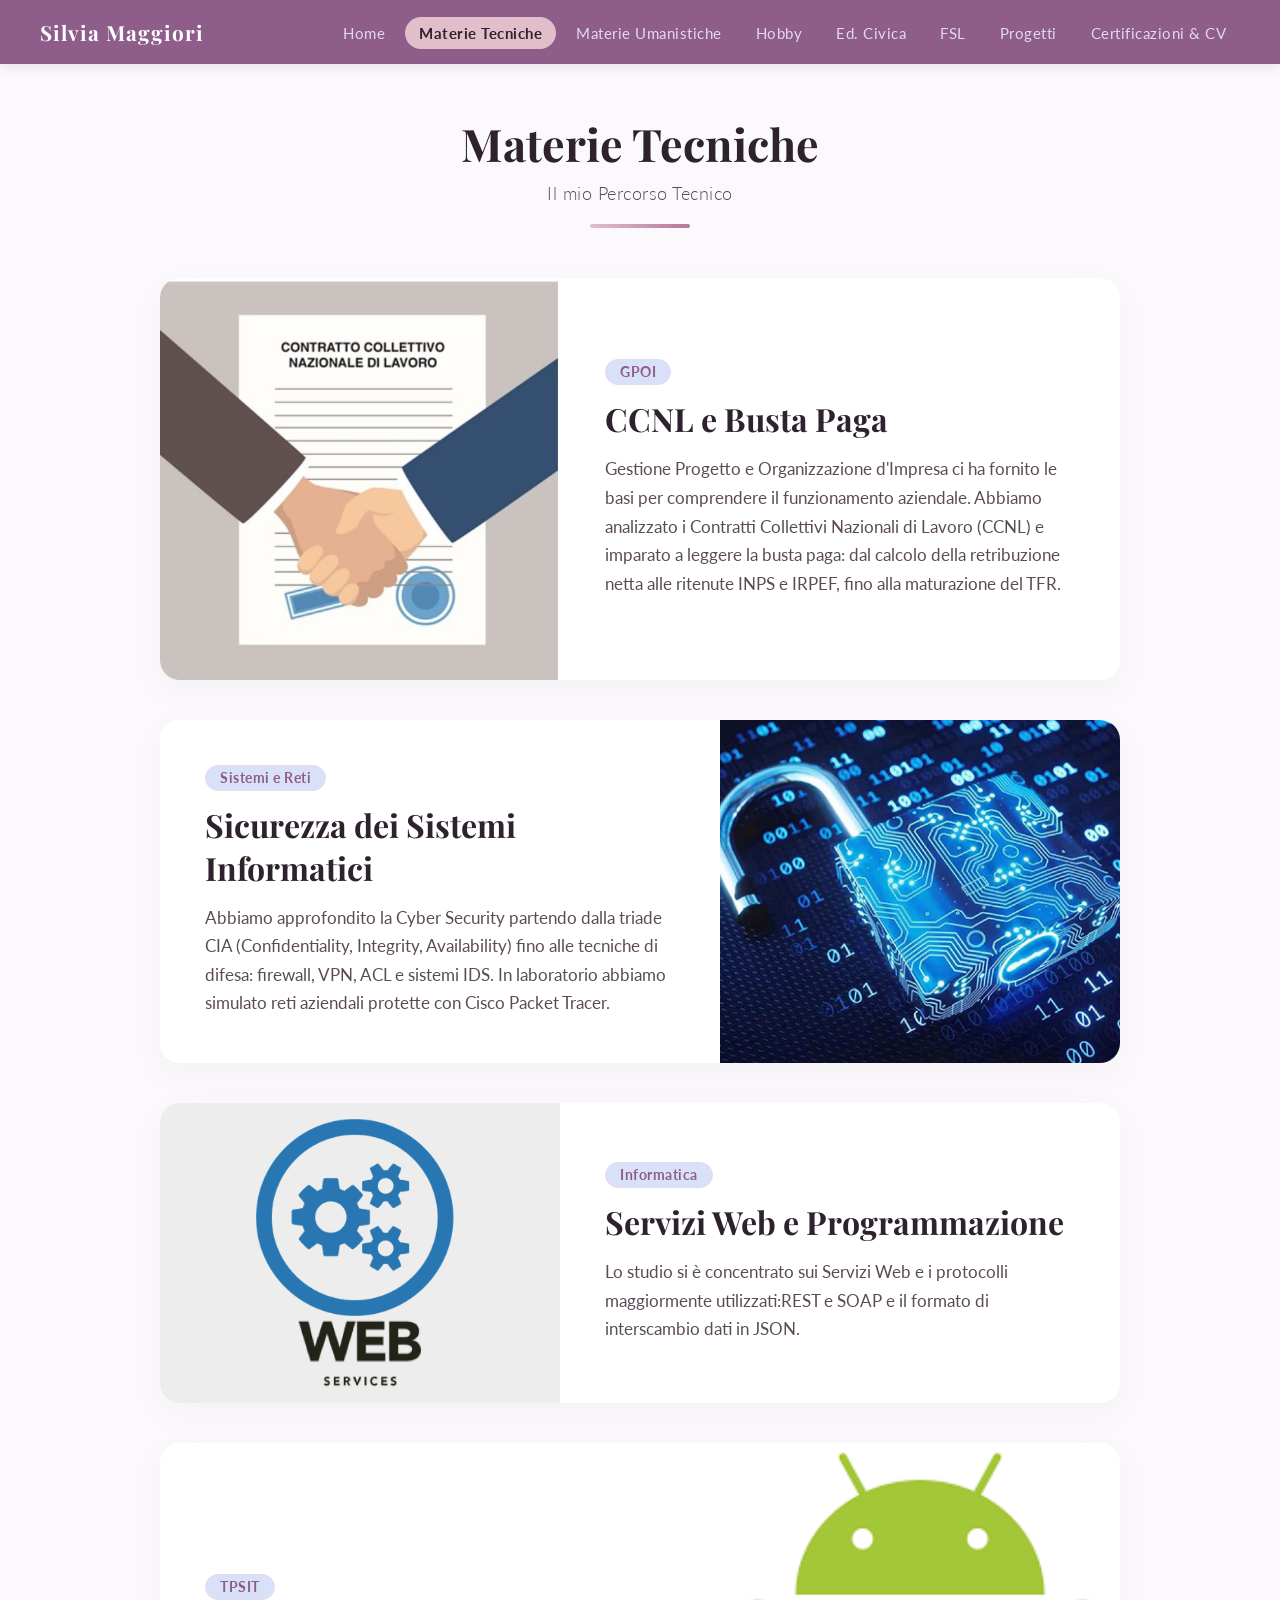
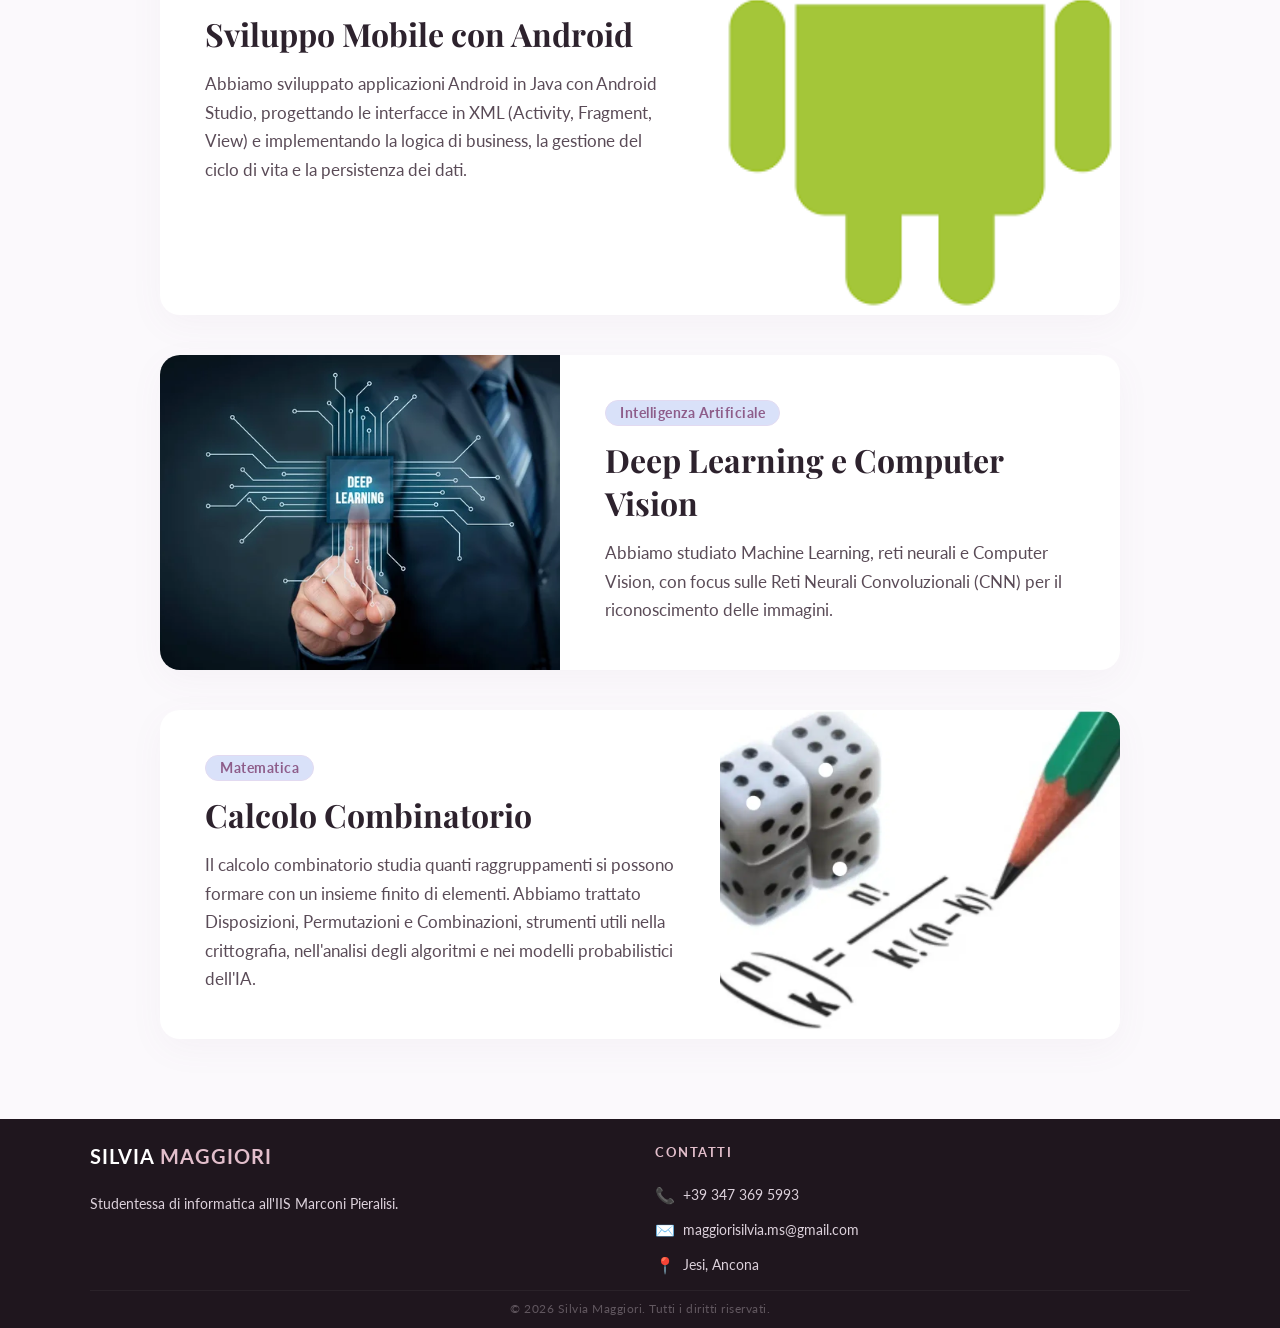
<file: materieTeniche.html>
<!DOCTYPE html>
<html lang="it">
<head>
  <meta charset="UTF-8">
  <meta name="viewport" content="width=device-width, initial-scale=1.0">
  <title>Materie Tecniche - Sito Personale</title>
  <link href="https://fonts.googleapis.com/css2?family=Playfair+Display:wght@400;700&family=Lato:wght@300;400;700&display=swap" rel="stylesheet">
  <link rel="stylesheet" href="stile/style.css">
</head>
<body>

  <!-- NavBar -->
  <nav>
    <a href="index.html" class="nav-logo">Silvia Maggiori</a>
    <ul class="nav-links">
      <li><a href="index.html">Home</a></li>
      <li><a href="materieTeniche.html" class="active">Materie Tecniche</a></li>
      <li><a href="materieUmanistiche.html">Materie Umanistiche</a></li>
      <li><a href="hobby.html">Hobby</a></li>
      <li><a href="edcivica.html">Ed. Civica</a></li>
      <li><a href="FSL.html">FSL</a></li>
      <li><a href="progetti.html">Progetti</a></li>
      <li><a href="cv.html">Certificazioni & CV</a></li>
    </ul>
    <button class="nav-hamburger" id="hamburger" aria-label="Menu">
      <span></span>
      <span></span>
      <span></span>
    </button>
  </nav>

  <!-- Menu Mobile -->
  <div class="nav-mobile-overlay" id="mobileNav">
    <a href="index.html">Home</a>
    <a href="materieTeniche.html" class="active">Materie Tecniche</a>
    <a href="materieUmanistiche.html">Materie Umanistiche</a>
    <a href="hobby.html">Hobby</a>
    <a href="edcivica.html">Ed. Civica</a>
    <a href="FSL.html">FSL</a>
    <a href="progetti.html">Progetti</a>
    <a href="cv.html">Certificazioni &amp; CV</a>
  </div>

  <!-- Titolo -->
  <header class="page-header">
    <h1 class="page-title">Materie Tecniche</h1>
    <p class="page-subtitle">Il mio Percorso Tecnico</p>
    <div class="divider-center"></div>
  </header>

  <!-- Materie -->
  <main class="pcto-container">

    <!-- GPOI -->
    <section class="pcto-card">
      <div class="pcto-image-wrapper">
        <img src="img/gpoi.jpg" alt="GPOI" class="pcto-img">
      </div>
      <div class="pcto-content">
        <span class="pcto-badge"> GPOI</span>
        <h2 class="pcto-name">CCNL e Busta Paga</h2>
        <p class="pcto-desc">
          Gestione Progetto e Organizzazione d'Impresa ci ha fornito le basi per
          comprendere il funzionamento aziendale. Abbiamo analizzato i Contratti
          Collettivi Nazionali di Lavoro (CCNL) e imparato a leggere la busta paga:
          dal calcolo della retribuzione netta alle ritenute INPS e IRPEF,
          fino alla maturazione del TFR.
        </p>
      </div>
    </section>

    <!-- SISTEMI E RETI -->
    <section class="pcto-card reverse">
      <div class="pcto-image-wrapper">
        <img src="img/sistemi.jpg" alt="Sistemi e Reti" class="pcto-img">
      </div>
      <div class="pcto-content">
        <span class="pcto-badge"> Sistemi e Reti</span>
        <h2 class="pcto-name">Sicurezza dei Sistemi Informatici</h2>
        <p class="pcto-desc">
          Abbiamo approfondito la Cyber Security partendo dalla triade CIA
          (Confidentiality, Integrity, Availability) fino alle tecniche di difesa:
          firewall, VPN, ACL e sistemi IDS. In laboratorio abbiamo simulato reti
          aziendali protette con Cisco Packet Tracer.
        </p>
      </div>
    </section>

    <!-- INFORMATICA -->
    <section class="pcto-card">
      <div class="pcto-image-wrapper">
        <img src="img/informatica.png" alt="Informatica" class="pcto-img">
      </div>
      <div class="pcto-content">
        <span class="pcto-badge"> Informatica</span>
        <h2 class="pcto-name">Servizi Web e Programmazione</h2>
        <p class="pcto-desc">
          Lo studio si è concentrato sui Servizi Web e i protocolli maggiormente utilizzati:REST e SOAP e il formato di interscambio dati in JSON.
        </p>
      </div>
    </section>

    <!-- TPSIT -->
    <section class="pcto-card reverse">
      <div class="pcto-image-wrapper">
        <img src="img/tpsit.png" alt="TPSIT - Android" class="pcto-img">
      </div>
      <div class="pcto-content">
        <span class="pcto-badge"> TPSIT</span>
        <h2 class="pcto-name">Sviluppo Mobile con Android</h2>
        <p class="pcto-desc">
          Abbiamo sviluppato applicazioni Android in Java con Android Studio,
          progettando le interfacce in XML (Activity, Fragment, View) e
          implementando la logica di business, la gestione del ciclo di vita
          e la persistenza dei dati.
        </p>
      </div>
    </section>

    <!-- INTELLIGENZA ARTIFICIALE -->
    <section class="pcto-card">
      <div class="pcto-image-wrapper">
        <img src="img/ia.jpg" alt="Intelligenza Artificiale" class="pcto-img">
      </div>
      <div class="pcto-content">
        <span class="pcto-badge"> Intelligenza Artificiale</span>
        <h2 class="pcto-name">Deep Learning e Computer Vision</h2>
        <p class="pcto-desc">
          Abbiamo studiato Machine Learning, reti neurali e Computer Vision, con focus
          sulle Reti Neurali Convoluzionali (CNN) per il riconoscimento delle immagini.
        </p>
      </div>
    </section>

    <!-- MATEMATICA -->
    <section class="pcto-card reverse">
      <div class="pcto-image-wrapper">
        <img src="img/mate.png" alt="Matematica" class="pcto-img">
      </div>
      <div class="pcto-content">
        <span class="pcto-badge"> Matematica</span>
        <h2 class="pcto-name">Calcolo Combinatorio</h2>
        <p class="pcto-desc">
          Il calcolo combinatorio studia quanti raggruppamenti si possono formare
          con un insieme finito di elementi. Abbiamo trattato Disposizioni,
          Permutazioni e Combinazioni, strumenti utili nella crittografia,
          nell'analisi degli algoritmi e nei modelli probabilistici dell'IA.
        </p>
      </div>
    </section>

  </main>

  <!-- Footer -->
  <footer>
    <div class="footer-container">
      <div class="footer-column bio">
        <h3>SILVIA <span class="highlight">MAGGIORI</span></h3>
        <p>Studentessa di informatica all'IIS Marconi Pieralisi.</p>
      </div>
      <div class="footer-column contacts">
        <h4>CONTATTI</h4>
        <ul>
          <li><span class="icon">📞</span> +39 347 369 5993</li>
          <li><span class="icon">✉️</span> <a href="mailto:maggiorisilvia.ms@gmail.com">maggiorisilvia.ms@gmail.com</a></li>
          <li><span class="icon">📍</span> Jesi, Ancona</li>
        </ul>
      </div>
    </div>
    <div class="footer-bottom">
      &copy; 2026 Silvia Maggiori. Tutti i diritti riservati.
    </div>
  </footer>

  <script>
    const btn = document.getElementById('hamburger');
    const menu = document.getElementById('mobileNav');
    btn.addEventListener('click', () => {
      btn.classList.toggle('open');
      menu.classList.toggle('open');
    });
  </script>

</body>
</html>
</file>
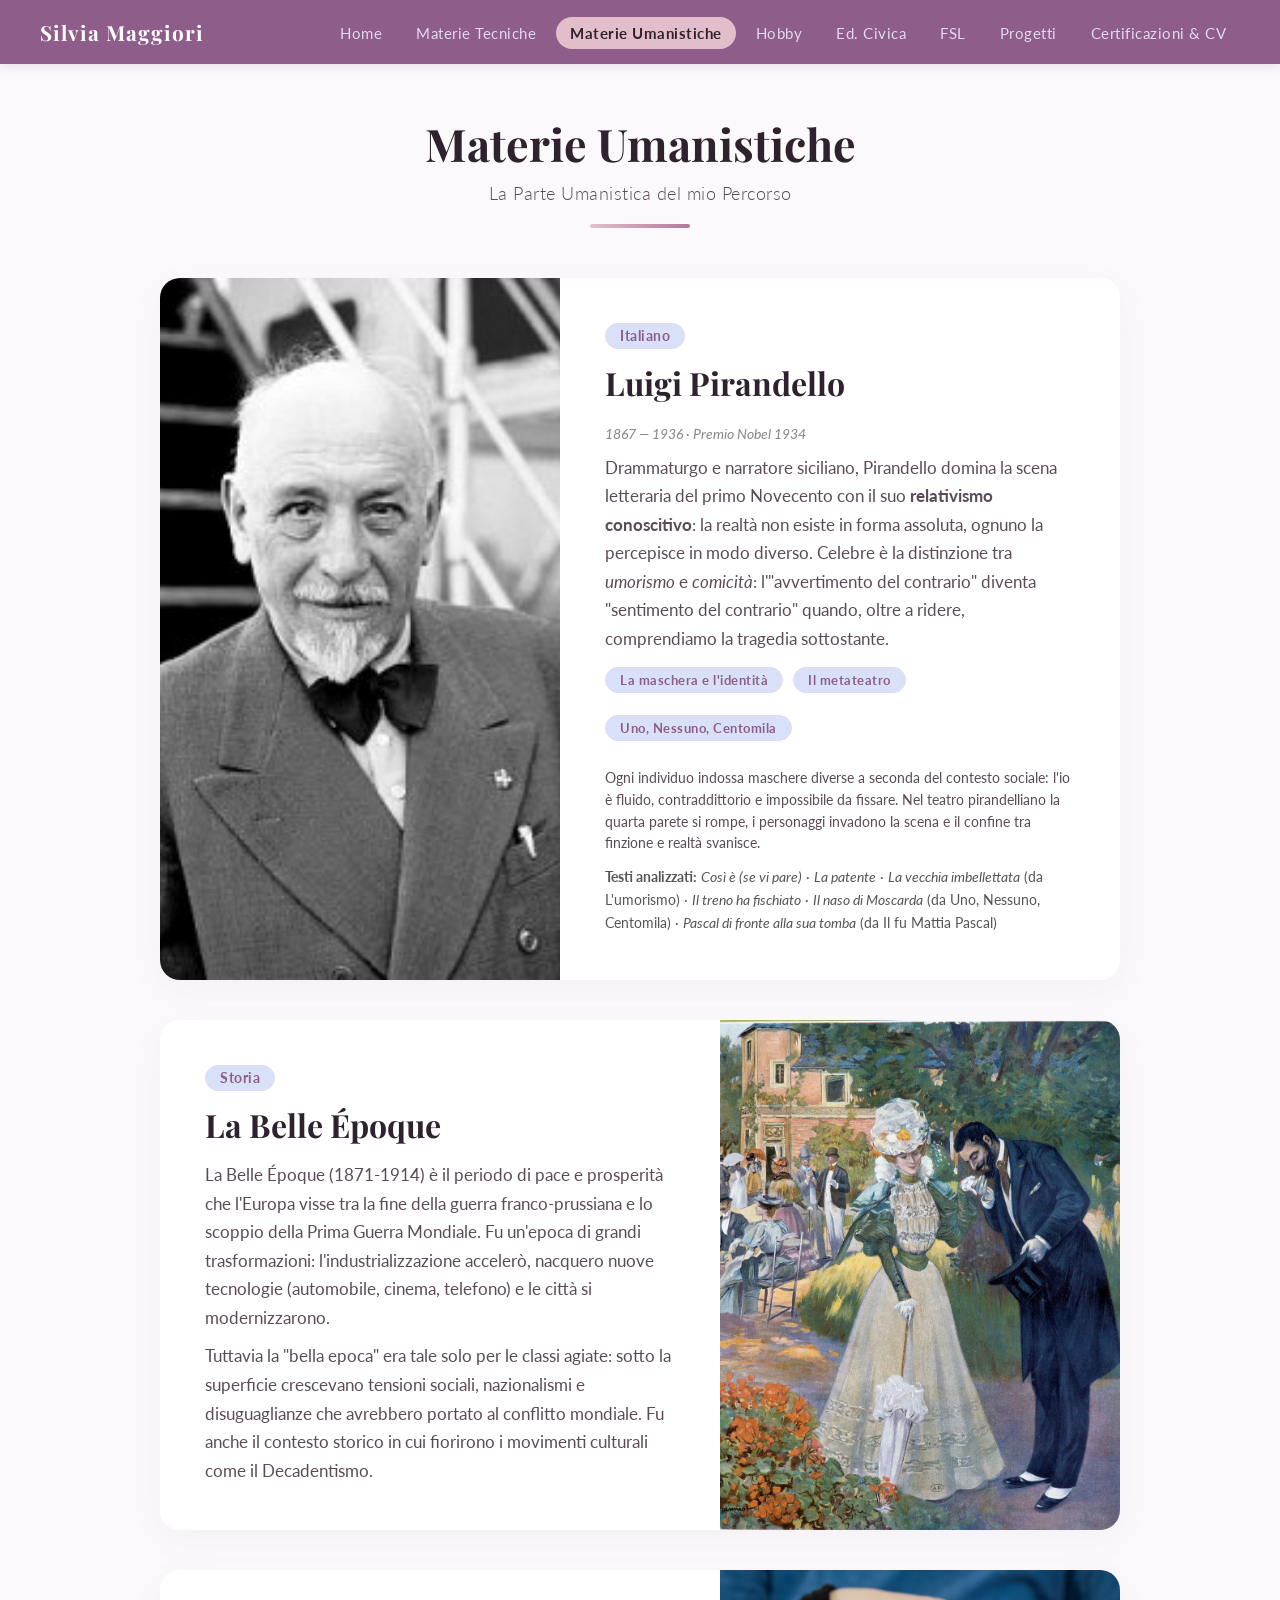
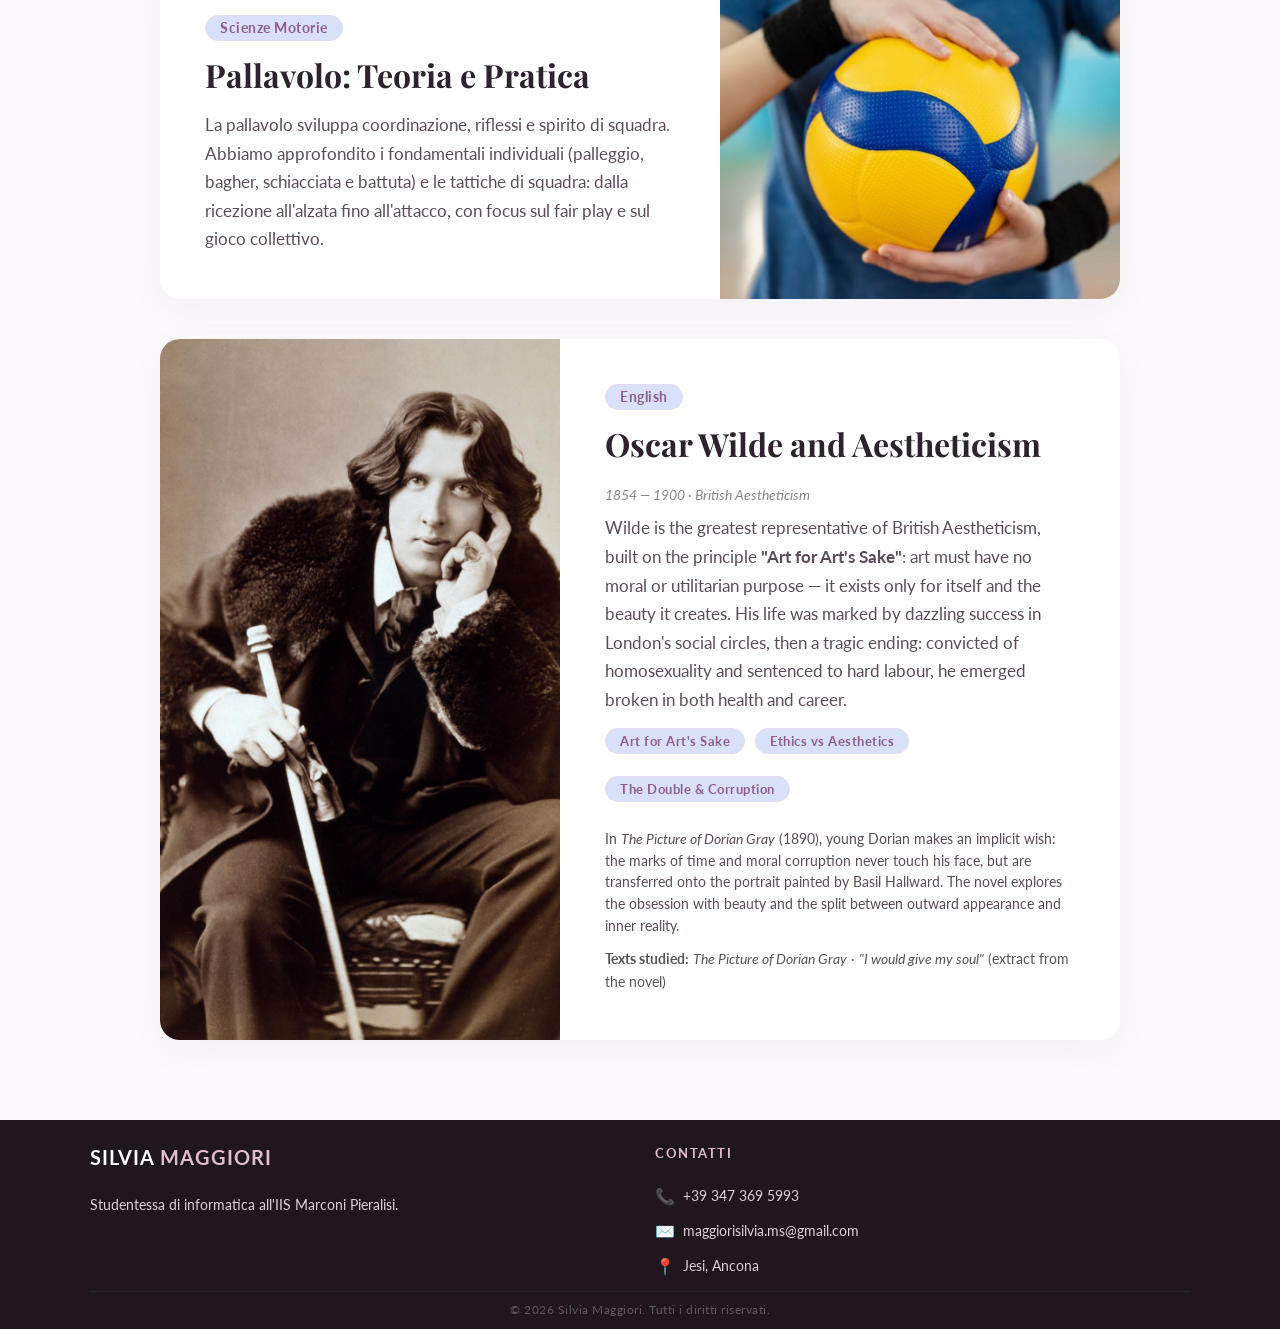
<file: materieUmanistiche.html>
<!DOCTYPE html>
<html lang="it">
<head>
  <meta charset="UTF-8">
  <meta name="viewport" content="width=device-width, initial-scale=1.0">
  <title>Materie Umanistiche - Sito Personale</title>
  <link href="https://fonts.googleapis.com/css2?family=Playfair+Display:wght@400;700&family=Lato:wght@300;400;700&display=swap" rel="stylesheet">
  <link rel="stylesheet" href="stile/style.css">
</head>
<body>

  <!-- NavBAr -->
  <nav>
    <a href="index.html" class="nav-logo">Silvia Maggiori</a>
    <ul class="nav-links">
      <li><a href="index.html">Home</a></li>
      <li><a href="materieTeniche.html">Materie Tecniche</a></li>
      <li><a href="materieUmanistiche.html" class="active">Materie Umanistiche</a></li>
      <li><a href="hobby.html">Hobby</a></li>
      <li><a href="edcivica.html">Ed. Civica</a></li>
      <li><a href="FSL.html">FSL</a></li>
      <li><a href="progetti.html">Progetti</a></li>
      <li><a href="cv.html">Certificazioni & CV</a></li>
    </ul>
    <button class="nav-hamburger" id="hamburger" aria-label="Menu">
      <span></span>
      <span></span>
      <span></span>
    </button>
  </nav>

  <!-- Menu Mobile -->
  <div class="nav-mobile-overlay" id="mobileNav">
    <a href="index.html">Home</a>
    <a href="materieTeniche.html">Materie Tecniche</a>
    <a href="materieUmanistiche.html" class="active">Materie Umanistiche</a>
    <a href="hobby.html">Hobby</a>
    <a href="edcivica.html">Ed. Civica</a>
    <a href="FSL.html">FSL</a>
    <a href="progetti.html">Progetti</a>
    <a href="cv.html">Certificazioni &amp; CV</a>
  </div>

  <!-- Titolo -->
  <header class="page-header">
    <h1 class="page-title">Materie Umanistiche</h1>
    <p class="page-subtitle">La Parte Umanistica del mio Percorso</p>
    <div class="divider-center"></div>
  </header>

  <!-- Materie Elenco -->
  <main class="pcto-container">

      <!-- LUIGI PIRANDELLO -->
    <section class="pcto-card">
      <div class="pcto-image-wrapper">
        <img src="img/pirandello.jpg" alt="Luigi Pirandello" class="pcto-img">
      </div>
      <div class="pcto-content">
        <span class="pcto-badge"> Italiano</span>
        <h2 class="pcto-name">Luigi Pirandello</h2>
        <p class="pcto-desc" style="margin-bottom: 6px;">
          <em style="color: #888; font-size: 0.88rem;">1867 — 1936 · Premio Nobel 1934</em>
        </p>
        <p class="pcto-desc">
          Drammaturgo e narratore siciliano, Pirandello domina la scena letteraria del primo Novecento
          con il suo <strong>relativismo conoscitivo</strong>: la realtà non esiste in forma assoluta,
          ognuno la percepisce in modo diverso. Celebre è la distinzione tra
          <em>umorismo</em> e <em>comicità</em>: l'"avvertimento del contrario" diventa
          "sentimento del contrario" quando, oltre a ridere, comprendiamo la tragedia sottostante.
        </p>
 
        <!-- Temi principali in pillole -->
        <div style="display: flex; flex-wrap: wrap; gap: 10px; margin: 14px 0;">
          <span class="pcto-badge" style="font-size: 0.8rem;"> La maschera e l'identità</span>
          <span class="pcto-badge" style="font-size: 0.8rem;"> Il metateatro</span>
          <span class="pcto-badge" style="font-size: 0.8rem;"> Uno, Nessuno, Centomila</span>
        </div>
 
        <p class="pcto-desc" style="font-size: 0.9rem; line-height: 1.5;">
          Ogni individuo indossa maschere diverse a seconda del contesto sociale: l'io è fluido,
          contraddittorio e impossibile da fissare. Nel teatro pirandelliano la quarta parete si
          rompe, i personaggi invadono la scena e il confine tra finzione e realtà svanisce.
        </p>
 
        <!-- Opere studiate -->
        <p class="pcto-desc" style="margin-top: 12px; font-size: 0.85rem; color: #555;">
          <strong>Testi analizzati:</strong>
          <em>Così è (se vi pare)</em> · <em>La patente</em> ·
          <em>La vecchia imbellettata</em> (da L'umorismo) ·
          <em>Il treno ha fischiato</em> · <em>Il naso di Moscarda</em>
          (da Uno, Nessuno, Centomila) · <em>Pascal di fronte alla sua tomba</em>
          (da Il fu Mattia Pascal)
        </p>
      </div>
    </section>
     <!-- BELLE ÉPOQUE -->
    <section class="pcto-card reverse">
      <div class="pcto-image-wrapper">
        <img src="img/belleqpoque.jpg" alt="Belle Époque" class="pcto-img">
      </div>
      <div class="pcto-content">
        <span class="pcto-badge">Storia</span>
        <h2 class="pcto-name">La Belle Époque</h2>
        <p class="pcto-desc">
          La Belle Époque (1871-1914) è il periodo di pace e prosperità che l'Europa
          visse tra la fine della guerra franco-prussiana e lo scoppio della Prima Guerra Mondiale.
          Fu un'epoca di grandi trasformazioni: l'industrializzazione accelerò, nacquero
          nuove tecnologie (automobile, cinema, telefono) e le città si modernizzarono.
        </p>
        <p class="pcto-desc" style="margin-top: 10px;">
          Tuttavia la "bella epoca" era tale solo per le classi agiate: sotto la superficie
          crescevano tensioni sociali, nazionalismi e disuguaglianze che avrebbero portato
          al conflitto mondiale. Fu anche il contesto storico in cui fiorirono i movimenti
          culturali come il Decadentismo.
        </p>
      </div>
    </section>

    <!-- SCIENZE MOTORIE -->
    <section class="pcto-card reverse">
      <div class="pcto-image-wrapper">
        <img src="img/pallavolo.jpg" alt="Pallavolo" class="pcto-img">
      </div>
      <div class="pcto-content">
        <span class="pcto-badge"> Scienze Motorie</span>
        <h2 class="pcto-name">Pallavolo: Teoria e Pratica</h2>
        <p class="pcto-desc">
          La pallavolo sviluppa coordinazione, riflessi e spirito di squadra.
          Abbiamo approfondito i fondamentali individuali (palleggio, bagher,
          schiacciata e battuta) e le tattiche di squadra: dalla ricezione
          all'alzata fino all'attacco, con focus sul fair play e sul gioco collettivo.
        </p>
      </div>
    </section>
    <!-- OSCAR WILDE & ESTETISMO -->
    <section class="pcto-card">
      <div class="pcto-image-wrapper">
        <img src="img/wilde.jpg" alt="Oscar Wilde" class="pcto-img">
      </div>
      <div class="pcto-content">
        <span class="pcto-badge">English</span>
        <h2 class="pcto-name">Oscar Wilde and Aestheticism</h2>
        <p class="pcto-desc" style="margin-bottom: 6px;">
          <em style="color: #888; font-size: 0.88rem;">1854 — 1900 · British Aestheticism</em>
        </p>
        <p class="pcto-desc">
          Wilde is the greatest representative of British Aestheticism, built on the principle
          <strong>"Art for Art's Sake"</strong>: art must have no moral or utilitarian purpose —
          it exists only for itself and the beauty it creates.
          His life was marked by dazzling success in London's social circles, then a tragic ending:
          convicted of homosexuality and sentenced to hard labour, he emerged broken in both
          health and career.
        </p>
 
        <!-- Key themes -->
        <div style="display: flex; flex-wrap: wrap; gap: 10px; margin: 14px 0;">
          <span class="pcto-badge" style="font-size: 0.8rem;"> Art for Art's Sake</span>
          <span class="pcto-badge" style="font-size: 0.8rem;"> Ethics vs Aesthetics</span>
          <span class="pcto-badge" style="font-size: 0.8rem;">The Double & Corruption</span>
        </div>
 
        <p class="pcto-desc" style="font-size: 0.9rem; line-height: 1.5;">
          In <em>The Picture of Dorian Gray</em> (1890), young Dorian makes an implicit wish:
          the marks of time and moral corruption never touch his face, but are transferred
          onto the portrait painted by Basil Hallward. The novel explores the obsession
          with beauty and the split between outward appearance and inner reality.
        </p>
 
        <!-- Texts studied -->
        <p class="pcto-desc" style="margin-top: 12px; font-size: 0.85rem; color: #555;">
          <strong>Texts studied:</strong>
          <em>The Picture of Dorian Gray</em> ·
          <em>"I would give my soul"</em> (extract from the novel)
        </p>
      </div>
    </section>

  </main>

  <!--  Footer  -->
  <footer>
    <div class="footer-container">
      <div class="footer-column bio">
        <h3>SILVIA <span class="highlight">MAGGIORI</span></h3>
        <p>Studentessa di informatica all'IIS Marconi Pieralisi.</p>
      </div>
      <div class="footer-column contacts">
        <h4>CONTATTI</h4>
        <ul>
          <li><span class="icon">📞</span> +39 347 369 5993</li>
          <li><span class="icon">✉️</span> <a href="mailto:maggiorisilvia.ms@gmail.com">maggiorisilvia.ms@gmail.com</a></li>
          <li><span class="icon">📍</span> Jesi, Ancona</li>
        </ul>
      </div>
    </div>
    <div class="footer-bottom">
      &copy; 2026 Silvia Maggiori. Tutti i diritti riservati.
    </div>
  </footer>

  <script>
    const btn = document.getElementById('hamburger');
    const menu = document.getElementById('mobileNav');
    btn.addEventListener('click', () => {
      btn.classList.toggle('open');
      menu.classList.toggle('open');
    });
  </script>

</body>
</html>
</file>
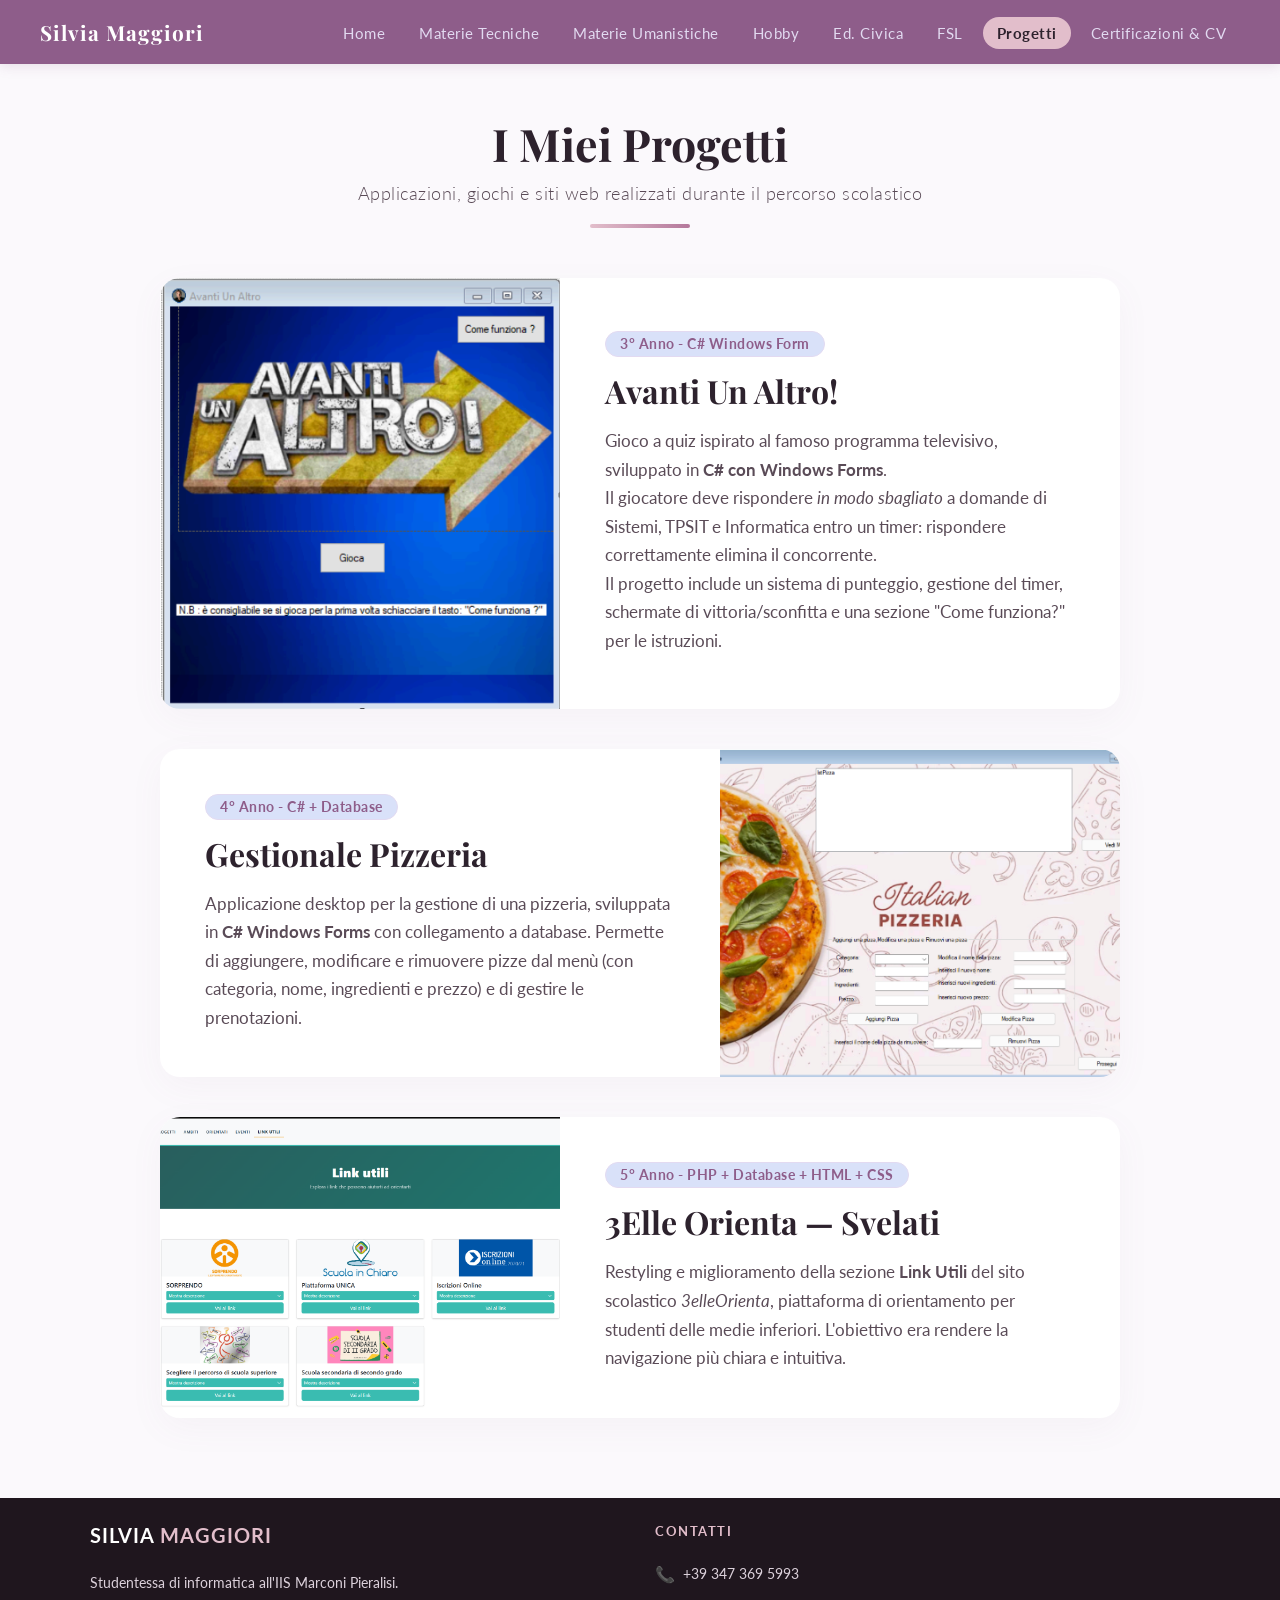
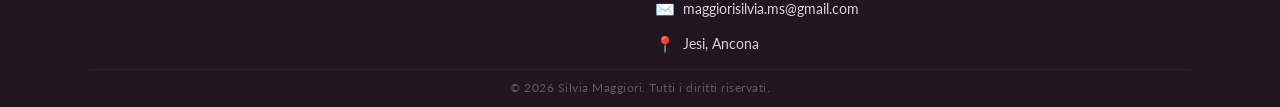
<file: progetti.html>
<!DOCTYPE html>
<html lang="it">
<head>
  <meta charset="UTF-8">
  <meta name="viewport" content="width=device-width, initial-scale=1.0">
  <title>Progetti - Sito Personale</title>
  <link href="https://fonts.googleapis.com/css2?family=Playfair+Display:wght@400;700&family=Lato:wght@300;400;700&display=swap" rel="stylesheet">
  <link rel="stylesheet" href="stile/style.css">
</head>
<body>

  <!-- NavBar  -->
  <nav>
    <a href="index.html" class="nav-logo">Silvia Maggiori</a>
    <ul class="nav-links">
      <li><a href="index.html">Home</a></li>
      <li><a href="materieTeniche.html">Materie Tecniche</a></li>
      <li><a href="materieUmanistiche.html">Materie Umanistiche</a></li>
      <li><a href="hobby.html">Hobby</a></li>
      <li><a href="edcivica.html">Ed. Civica</a></li>
      <li><a href="FSL.html">FSL</a></li>
      <li><a href="progetti.html" class="active">Progetti</a></li>
      <li><a href="cv.html">Certificazioni & CV</a></li>
    </ul>
    <button class="nav-hamburger" id="hamburger" aria-label="Menu">
      <span></span>
      <span></span>
      <span></span>
    </button>
  </nav>

  <!-- Menu Mobile -->
  <div class="nav-mobile-overlay" id="mobileNav">
    <a href="index.html">Home</a>
    <a href="materieTeniche.html">Materie Tecniche</a>
    <a href="materieUmanistiche.html">Materie Umanistiche</a>
    <a href="hobby.html">Hobby</a>
    <a href="edcivica.html">Ed. Civica</a>
    <a href="FSL.html">FSL</a>
    <a href="progetti.html" class="active">Progetti</a>
    <a href="cv.html">Certificazioni &amp; CV</a>
  </div>

  <!-- Titolo -->
  <header class="page-header">
    <h1 class="page-title">I Miei Progetti</h1>
    <p class="page-subtitle">Applicazioni, giochi e siti web realizzati durante il percorso scolastico</p>
    <div class="divider-center"></div>
  </header>

  <!-- Card Progetti  -->
  <main class="pcto-container">

    <!-- PROGETTO 1: AVANTI UN ALTRO (3° anno) -->
    <section class="pcto-card">
      <div class="pcto-image-wrapper">
        <img src="img/progetto3am-avantiunaltro.png" alt="Avanti Un Altro" class="pcto-img">
      </div>
      <div class="pcto-content">
        <span class="pcto-badge"> 3° Anno - C# Windows Form</span>
        <h2 class="pcto-name">Avanti Un Altro!</h2>
        <p class="pcto-desc">
          Gioco a quiz ispirato al famoso programma televisivo, sviluppato in
          <strong>C# con Windows Forms</strong>. <br> Il giocatore deve rispondere
          <em>in modo sbagliato</em> a domande di Sistemi, TPSIT e Informatica
          entro un timer: rispondere correttamente elimina il concorrente.<br>
          Il progetto include un sistema di punteggio, gestione del timer,
          schermate di vittoria/sconfitta e una sezione "Come funziona?" per
          le istruzioni.
        </p>
      </div>
    </section>

    <!-- PROGETTO 2: GESTIONALE PIZZERIA (4° anno) -->
    <section class="pcto-card reverse">
      <div class="pcto-image-wrapper">
        <img src="img/progetto4am-gestionalepizze.png" alt="Gestionale" class="pcto-img">
      </div>
      <div class="pcto-content">
        <span class="pcto-badge"> 4° Anno - C# + Database</span>
        <h2 class="pcto-name">Gestionale Pizzeria</h2>
        <p class="pcto-desc">
          Applicazione desktop per la gestione di una pizzeria, sviluppata in
          <strong>C# Windows Forms</strong> con collegamento a database.
          Permette di aggiungere, modificare e rimuovere pizze dal menù
          (con categoria, nome, ingredienti e prezzo) e di gestire le prenotazioni.
        </p>
      </div>
    </section>

    <!-- PROGETTO 3: SVELATI - SITO ORIENTAMENTO (5° anno) -->
    <section class="pcto-card">
      <div class="pcto-image-wrapper">
        <img src="img/progetto5am-3elleorienta.png" alt="Gestionale" class="pcto-img">
      </div>
      <div class="pcto-content">
        <span class="pcto-badge"> 5° Anno - PHP + Database + HTML + CSS </span>
        <h2 class="pcto-name">3Elle Orienta — Svelati</h2>
        <p class="pcto-desc">
          Restyling e miglioramento della sezione <strong>Link Utili</strong>
          del sito scolastico <em>3elleOrienta</em>, piattaforma di orientamento per
          studenti delle medie inferiori. L'obiettivo era rendere la navigazione
          più chiara e intuitiva.
        </p>
      </div>
    </section>

  </main>

  <!-- Footer -->
  <footer>
    <div class="footer-container">
      <div class="footer-column bio">
        <h3>SILVIA <span class="highlight">MAGGIORI</span></h3>
        <p>Studentessa di informatica all'IIS Marconi Pieralisi.</p>
      </div>
      <div class="footer-column contacts">
        <h4>CONTATTI</h4>
        <ul>
          <li><span class="icon">📞</span> +39 347 369 5993</li>
          <li><span class="icon">✉️</span> <a href="mailto:maggiorisilvia.ms@gmail.com">maggiorisilvia.ms@gmail.com</a></li>
          <li><span class="icon">📍</span> Jesi, Ancona</li>
        </ul>
      </div>
    </div>
    <div class="footer-bottom">
      &copy; 2026 Silvia Maggiori. Tutti i diritti riservati.
    </div>
  </footer>

  <script>
    const btn = document.getElementById('hamburger');
    const menu = document.getElementById('mobileNav');
    btn.addEventListener('click', () => {
      btn.classList.toggle('open');
      menu.classList.toggle('open');
    });
  </script>

</body>
</html>
</file>
<file: stile/style.css>
/* VARIABILI COLORI PALETTE */
:root {
  /* Toni Pastello e Chiari */
  --lavender-light: #e2daf1;   /* Lilla chiaro/lavanda superiore */
  --lavender-mist: #d9e1f9;    /* Celeste lilla chiarissimo */
  --mauve-soft: #e2cde3;       /* Malva delicato intermedio */
  --rose-dust: #e2becb;        /* Rosa antico/polvere */
  
  /* Toni Scuri di Accento */
  --plum-mid: #b4789b;         /* Prugna medio vibrante */
  --plum-dark: #8e5d8a;        /* Prugna profondo inferiore */
  
  /* Sfondi e Contenitori */
  --bg-light: #fbf9fc;         /* Sfondo generale chiarissimo con punta di lilla */
  --white: #ffffff;            
  
  /* Testi (Ottimizzati per il contrasto e la leggibilità) */
  --text-dark: #2d222d;        /* Grigio scurissimo prugna per testi principali */
  --text-mid: #5a4b57;         /* Grigio-viola medio per descrizioni */

  /* Footer */
  --footer-bg: #1f161e;        /* Melanzana quasi nero per un distacco netto */
  --footer-text: #dcd1db;      /* Testo chiaro per il footer */
}

/* Reset */
* {
  margin: 0;       
  padding: 0;      
  box-sizing: border-box; 
}

body {
  font-family: 'Lato', sans-serif; 
  background-color: var(--bg-light); 
  color: var(--text-dark); 
  min-height: 100vh; 
  display: flex;
  flex-direction: column;
}

/* ===== NAVBAR ===== */
nav {
  background-color: var(--plum-dark); 
  padding: 0 40px; 
  display: flex; 
  align-items: center; 
  justify-content: space-between; 
  height: 64px; 
  box-shadow: 0 2px 12px rgba(142, 93, 138, 0.18); 
  position: sticky; 
  top: 0; 
  z-index: 100; 
}

.nav-logo {
  font-family: 'Playfair Display', serif; 
  color: var(--white); 
  font-size: 1.3rem; 
  font-weight: 700;
  letter-spacing: 1px; 
  text-decoration: none; 
}

.nav-links {
  display: flex; 
  gap: 6px; 
  list-style: none; 
}

.nav-links a {
  color: var(--lavender-light); 
  text-decoration: none; 
  font-size: 0.92rem; 
  font-weight: 400; 
  padding: 7px 14px; 
  border-radius: 20px; 
  transition: background 0.2s, color 0.2s; 
  letter-spacing: 0.5px; 
}

.nav-links a:hover {
  background-color: var(--plum-mid); 
  color: var(--white); 
}

.nav-links a.active {
  background-color: var(--rose-dust); 
  color: var(--text-dark); 
  font-weight: 700; 
}

/* ===== HAMBURGER BUTTON ===== */
.nav-hamburger {
  display: none;
  flex-direction: column;
  justify-content: center;
  gap: 5px;
  background: none;
  border: none;
  cursor: pointer;
  padding: 6px;
  z-index: 200;
}

.nav-hamburger span {
  display: block;
  width: 24px;
  height: 2px;
  background-color: var(--lavender-light);
  border-radius: 2px;
  transition: transform 0.3s ease, opacity 0.3s ease;
}

/* Animazione X quando aperto */
.nav-hamburger.open span:nth-child(1) {
  transform: translateY(7px) rotate(45deg);
}
.nav-hamburger.open span:nth-child(2) {
  opacity: 0;
}
.nav-hamburger.open span:nth-child(3) {
  transform: translateY(-7px) rotate(-45deg);
}

/* ===== MOBILE NAV OVERLAY ===== */
.nav-mobile-overlay {
  display: none;
  position: fixed;
  top: 64px;
  left: 0;
  width: 100%;
  background-color: var(--plum-dark);
  box-shadow: 0 8px 24px rgba(0,0,0,0.2);
  z-index: 99;
  flex-direction: column;
  padding: 16px 20px 20px;
  gap: 6px;
}

.nav-mobile-overlay.open {
  display: flex;
}

.nav-mobile-overlay a {
  color: var(--lavender-light);
  text-decoration: none;
  font-size: 1rem;
  font-weight: 400;
  padding: 10px 16px;
  border-radius: 12px;
  transition: background 0.2s, color 0.2s;
  letter-spacing: 0.5px;
}

.nav-mobile-overlay a:hover {
  background-color: var(--plum-mid);
  color: var(--white);
}

.nav-mobile-overlay a.active {
  background-color: var(--rose-dust);
  color: var(--text-dark);
  font-weight: 700;
}

/* Hero */
.hero {
  flex: 1; 
  display: flex; 
  flex-direction: row; 
  align-items: center; 
  justify-content: center; 
  padding: 60px 40px; 
  min-height: calc(100vh - 64px - 110px); 
  gap: 90px; 
  max-width: 1400px; 
  margin: 0 auto; 
  width: 100%;
}

.photo-container {
  flex: 0 0 400px; 
  display: flex;
  justify-content: center;
  align-items: center;
}

.profile-image-round {
  width: 380px;        
  height: 380px;       
  border-radius: 50%;  
  object-fit: cover;   
  border: 6px solid var(--white); 
  box-shadow: 0 14px 40px rgba(142, 93, 138, 0.12); 
}

/* Card*/
.profile-card {
  background: var(--white); 
  border-radius: 24px; 
  box-shadow: 0 10px 45px rgba(142, 93, 138, 0.08); 
  padding: 55px 60px; 
  flex: 1; 
  max-width: 750px; 
}

.profile-info {
  display: flex;
  flex-direction: column; 
  align-items: flex-start; 
  gap: 16px; 
  text-align: left; 
}

.profile-name {
  font-family: 'Playfair Display', serif; 
  font-size: 3.2rem; 
  color: var(--text-dark); 
  line-height: 1.1; 
  font-weight: 700;
}

.profile-subtitle {
  font-size: 1rem; 
  color: var(--plum-mid); 
  font-weight: 700; 
  letter-spacing: 2px; 
  text-transform: uppercase; 
}

.divider {
  width: 85px; 
  height: 4px; 
  background: linear-gradient(90deg, var(--rose-dust), var(--plum-mid)); 
  border-radius: 2px; 
  margin: 2px 0; 
}

.description-heading {
  font-family: 'Playfair Display', serif;
  font-size: 1.75rem; 
  color: var(--text-dark);
  font-weight: 700;
  margin-top: 5px;
}

.profile-desc {
  font-size: 1.15rem; 
  color: var(--text-mid); 
  line-height: 1.75; 
}

.profile-badge {
  display: inline-flex; 
  align-items: center; 
  gap: 8px; 
  background: var(--lavender-light); 
  border: 1px solid var(--mauve-soft); 
  border-radius: 20px; 
  padding: 8px 22px; 
  font-size: 0.95rem; 
  color: var(--text-dark); 
  font-weight: 700; 
  letter-spacing: 0.5px; 
  margin-top: 5px;
}

/* Sezioni secondarie */
.page-header {
  text-align: center;
  padding: 50px 20px 20px 20px;
  max-width: 800px;
  margin: 0 auto;
}

.page-title {
  font-family: 'Playfair Display', serif;
  font-size: 2.8rem;
  color: var(--text-dark);
  margin-bottom: 10px;
}

.page-subtitle {
  font-size: 1.1rem;
  color: var(--text-mid);
  font-weight: 300;
  letter-spacing: 0.5px;
}

.divider-center {
  width: 100px;
  height: 4px;
  background: linear-gradient(90deg, var(--rose-dust), var(--plum-mid));
  border-radius: 2px;
  margin: 20px auto 0 auto;
}

/* Contenitori Generici Card */
.pcto-container, .hobby-container {
  max-width: 1000px;
  margin: 0 auto;
  padding: 30px 20px 80px 20px;
  display: flex;
  flex-direction: column;
  gap: 40px; 
}

/* Strutture Card Rigide e Allineate */
.pcto-card, .hobby-card {
  background: var(--white);
  border-radius: 20px;
  box-shadow: 0 10px 35px rgba(142, 93, 138, 0.05);
  overflow: hidden;
  display: flex;
  flex-direction: row; 
  align-items: stretch;
  transition: transform 0.3s ease, box-shadow 0.3s ease;
}

.pcto-card:hover, .hobby-card:hover {
  transform: translateY(-5px);
  box-shadow: 0 15px 45px rgba(142, 93, 138, 0.12);
}

.pcto-card.reverse, .hobby-card.reverse {
  flex-direction: row-reverse;
}

/* Gestione Immagini all'interno dei box */
.pcto-image-wrapper, .hobby-image-wrapper, .pcto-map-wrapper {
  flex: 0 0 400px; 
  min-height: 300px;
  background-color: var(--lavender-mist);
  overflow: hidden;
}

.pcto-img, .hobby-img {
  width: 100%;
  height: 100%;
  object-fit: cover;
}

.progetti-img{
  width: 40%;
  height: 40%;
  object-fit: cover;
}

.hobby-img.fit-contain {
  object-fit: contain;
  padding: 20px;
}

/* Allineamento e spaziatura testi interni alle Card */
.pcto-content, .hobby-content {
  padding: 45px;
  flex: 1;
  display: flex;
  flex-direction: column;
  justify-content: center;
  align-items: flex-start;
  text-align: left;
}

.pcto-badge, .hobby-badge {
  display: inline-block;
  background: var(--lavender-mist);
  border: 1px solid var(--lavender-light);
  border-radius: 15px;
  padding: 4px 14px;
  font-size: 0.85rem;
  color: var(--plum-dark);
  font-weight: 700;
  margin-bottom: 12px;
  letter-spacing: 0.5px;
}

.pcto-name, .hobby-name {
  font-family: 'Playfair Display', serif;
  font-size: 2rem;
  color: var(--text-dark);
  margin-bottom: 15px;
  font-weight: 700;
}

.pcto-desc, .hobby-desc {
  font-size: 1.05rem;
  color: var(--text-mid);
  line-height: 1.7;
}

/* Pulsanti Link (Es. Bottone Azienda PCTO) */
.pcto-button {
  display: inline-block;
  background-color: var(--plum-mid);
  color: var(--white);
  text-decoration: none;
  padding: 10px 22px;
  border-radius: 20px;
  font-weight: 700;
  font-size: 0.9rem;
  transition: background-color 0.2s, transform 0.2s;
  box-shadow: 0 4px 12px rgba(180, 120, 155, 0.25);
}

.pcto-button:hover {
  background-color: var(--plum-dark);
  transform: translateY(-1px);
}

/* Footer */
footer {
  background-color: var(--footer-bg); 
  color: var(--white);
  padding: 25px 40px 12px; 
  width: 100%;
  margin-top: auto;
}

.footer-container {
  max-width: 1100px;
  margin: 0 auto;
  display: flex;
  justify-content: space-between;
  align-items: flex-start;
  gap: 30px; 
}

.footer-column {
  flex: 1;
}

.footer-column.bio h3 {
  font-family: 'Lato', sans-serif;
  font-size: 1.25rem; 
  letter-spacing: 1px;
  margin-bottom: 25px; 
  color: var(--white);
}

.footer-column.bio .highlight {
  color: var(--rose-dust); 
}

.footer-column.bio p {
  color: var(--footer-text);
  font-size: 0.9rem; 
  line-height: 1.5;
  max-width: 320px;
}

.footer-column h4 {
  font-size: 0.8rem; 
  letter-spacing: 1.5px;
  color: var(--rose-dust); 
  margin-bottom: 25px; 
  font-weight: 700;
}

.footer-column.contacts ul {
  list-style: none;
  display: flex;
  flex-direction: column;
  gap: 15px; 
}

.footer-column.contacts li {
  color: var(--footer-text);
  font-size: 0.9rem;
  display: flex;
  align-items: center;
}

.footer-column.contacts .icon {
  margin-right: 10px;
  font-size: 1rem;
  display: inline-block;
  width: 18px;
}

.footer-column.contacts a {
  color: var(--footer-text);
  text-decoration: none;
  transition: color 0.2s;
}

.footer-column.contacts a:hover {
  color: var(--white);
}

.footer-bottom {
  max-width: 1100px;
  margin: 15px auto 0; 
  padding-top: 10px; 
  border-top: 1px solid rgba(255, 255, 255, 0.05); 
  text-align: center;
  font-size: 0.78rem;
  color: rgba(220, 209, 219, 0.35);
  letter-spacing: 0.5px;
}

/* Responsive */
@media (max-width: 1120px) {
  .hero {
    gap: 40px; 
  }
  .profile-image-round {
    width: 300px; 
    height: 300px;
  }
  .photo-container {
    flex: 0 0 320px;
  }
}

@media (max-width: 850px) 
{
  .nav-links {
    display: none;
  }

  .nav-hamburger {
    display: flex;
  }

  .hero {
    flex-direction: column; 
    text-align: center; 
    gap: 30px;
    padding: 40px 20px;
  }

  .photo-container {
    flex: 0 0 auto;
  }

  .profile-image-round {
    width: 220px; 
    height: 220px; 
  }

  .profile-card {
    width: 100%;
    padding: 40px 25px; 
  }

  .profile-info {
    align-items: center; 
    text-align: center;
  }

  .profile-name {
    font-size: 2.5rem; 
  }

  /* Compattamento moduli card per mobile */
  .pcto-card, .pcto-card.reverse, .hobby-card, .hobby-card.reverse {
    flex-direction: column; 
  }

  .pcto-image-wrapper, .hobby-image-wrapper, .pcto-map-wrapper {
    flex: 0 0 250px;
    width: 100%;
  }

  .pcto-content, .hobby-content {
    padding: 30px 25px;
    align-items: center;
    text-align: center;
  }

  .page-title {
    font-size: 2.3rem;
  }

  .footer-container {
    flex-direction: column;
    gap: 20px; 
    text-align: center;
  }

  .footer-column.bio p {
    margin: 0 auto;
  }

  .footer-column.contacts ul {
    align-items: center;
  }

  .footer-column h4 {
    margin-bottom: 15px;
  }
}
</file>
